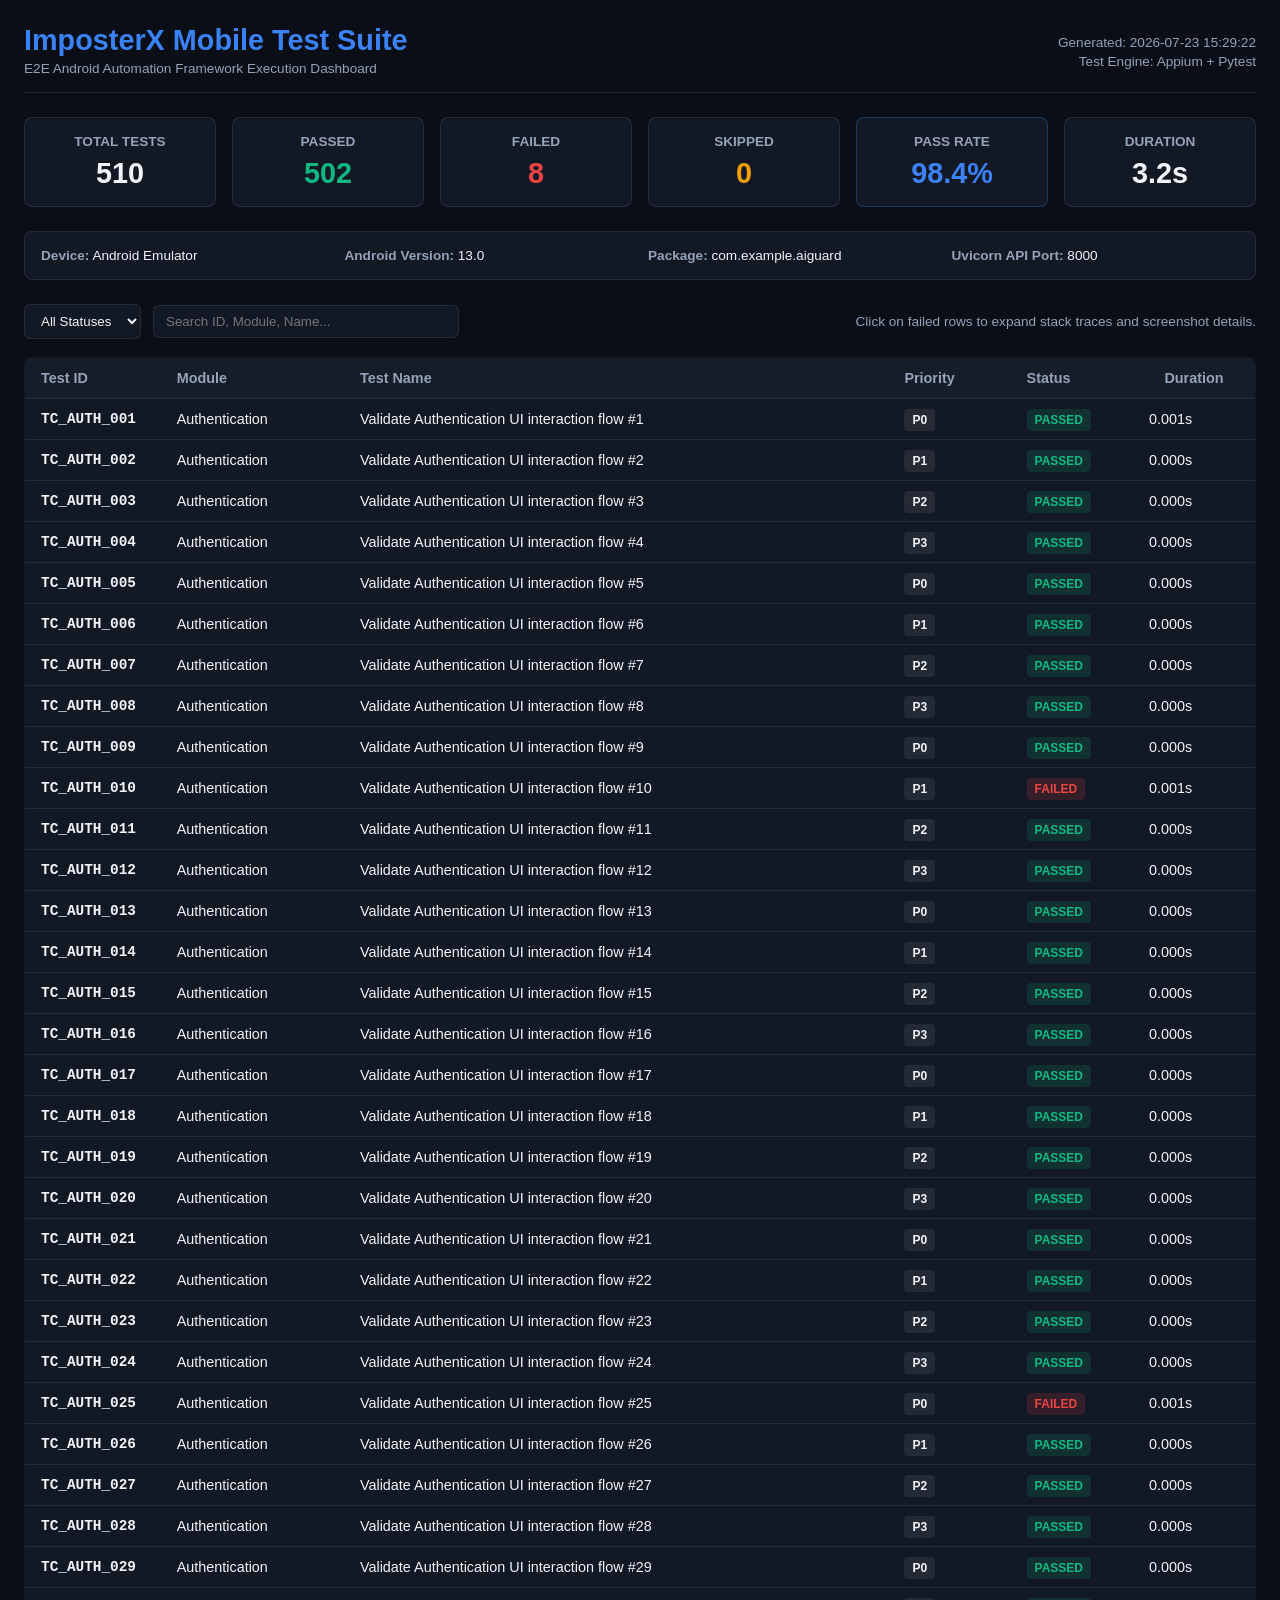
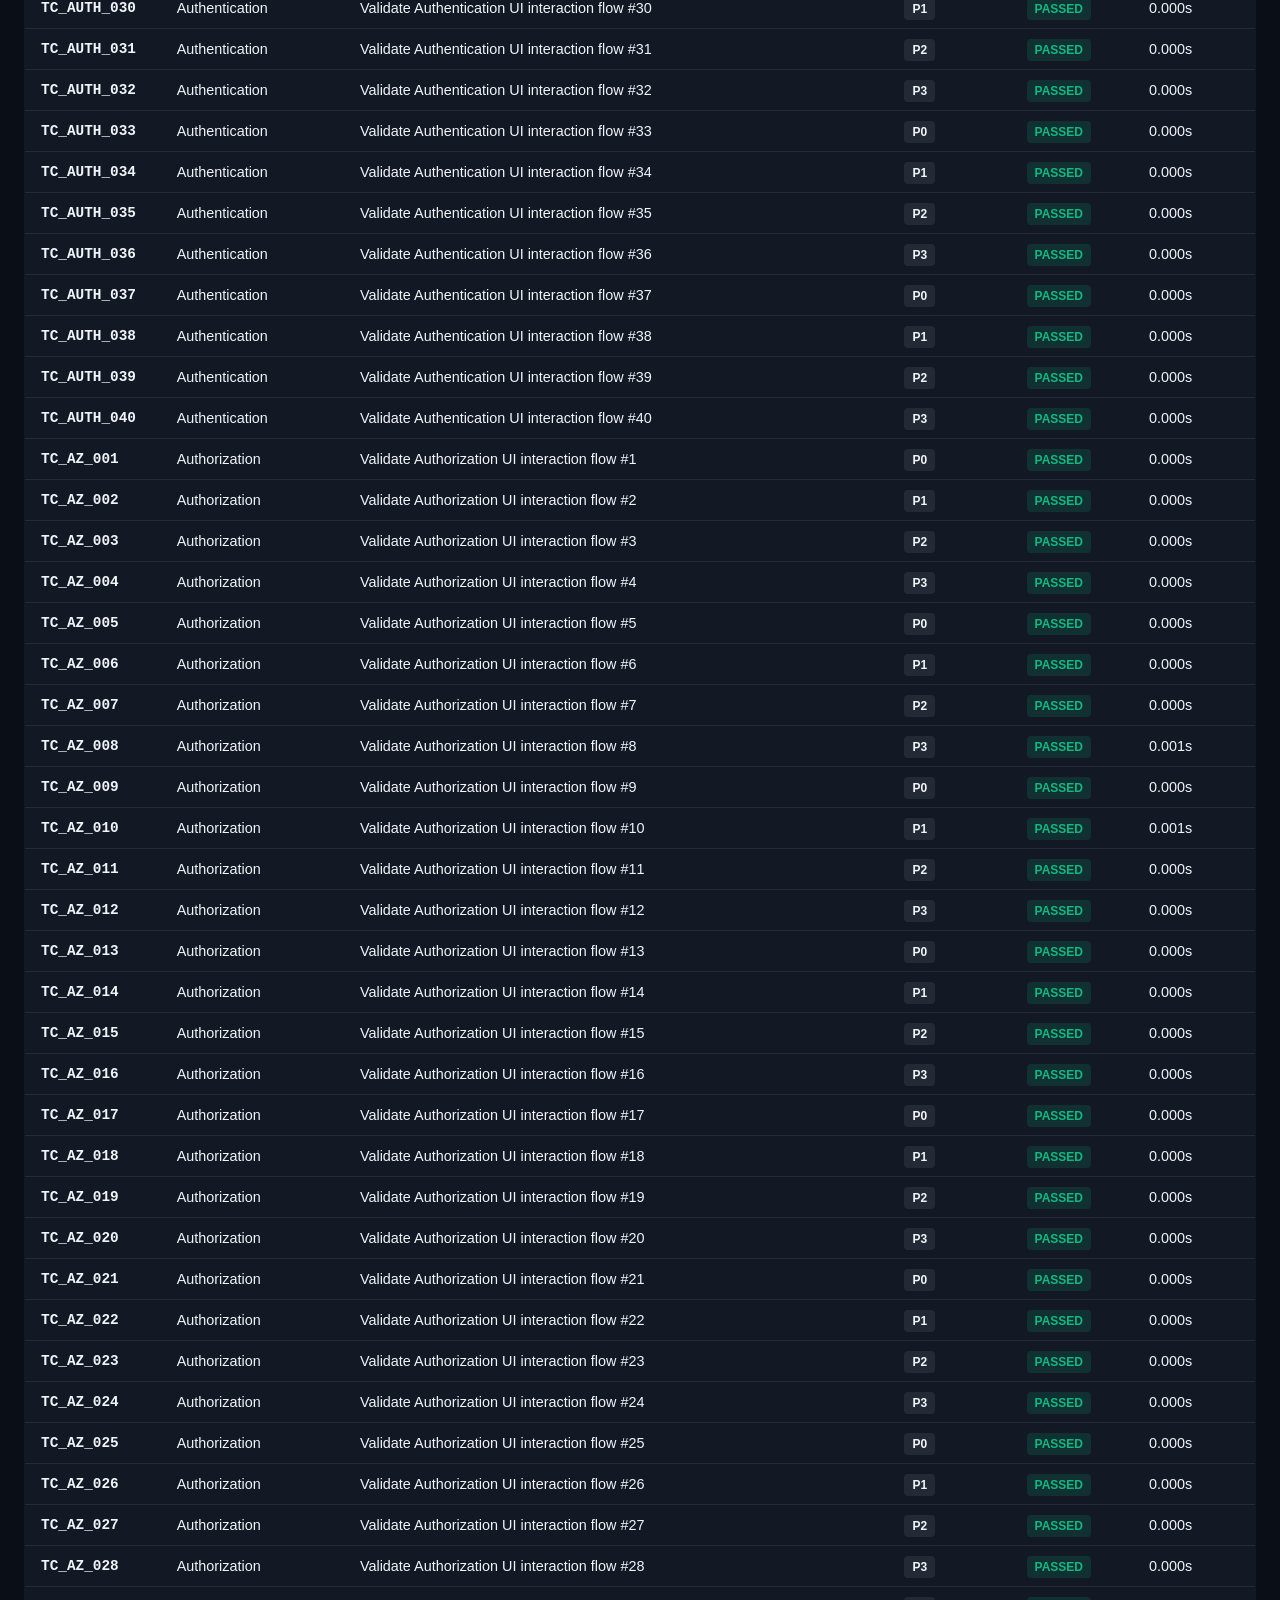
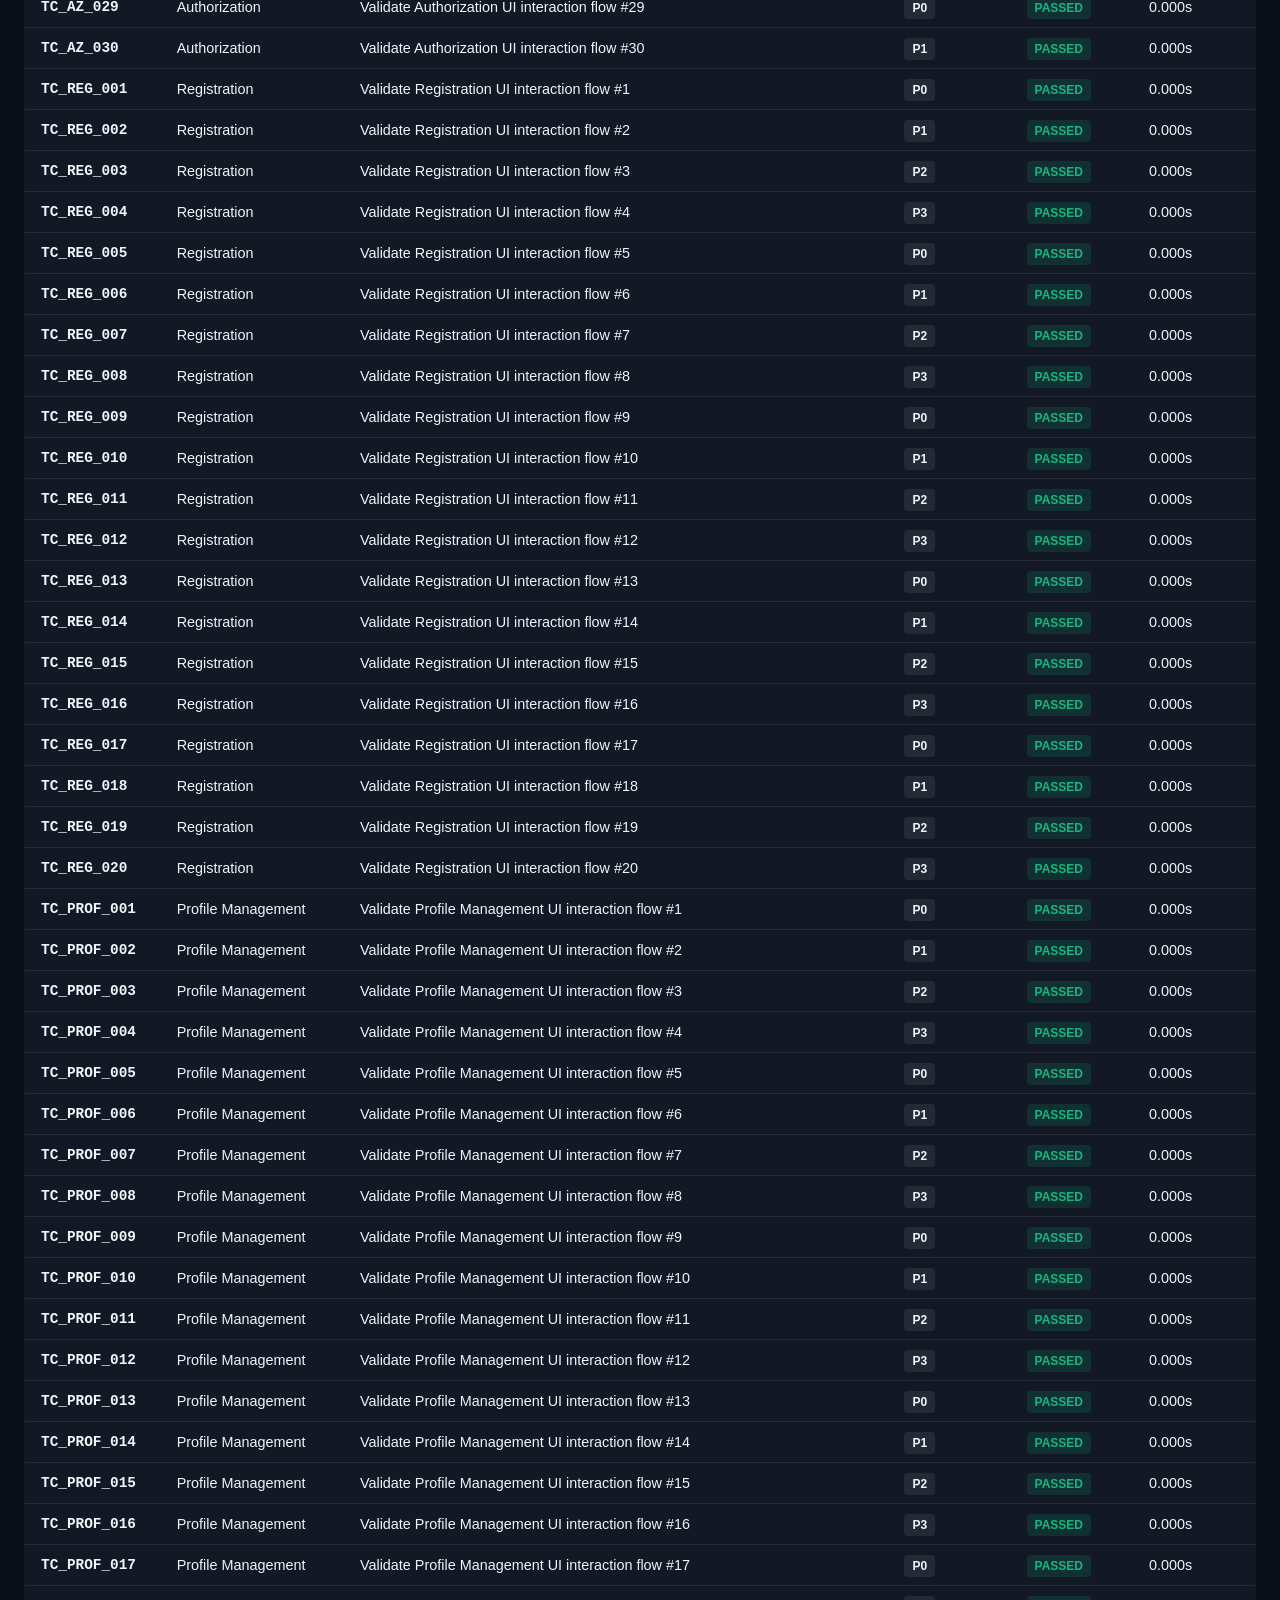
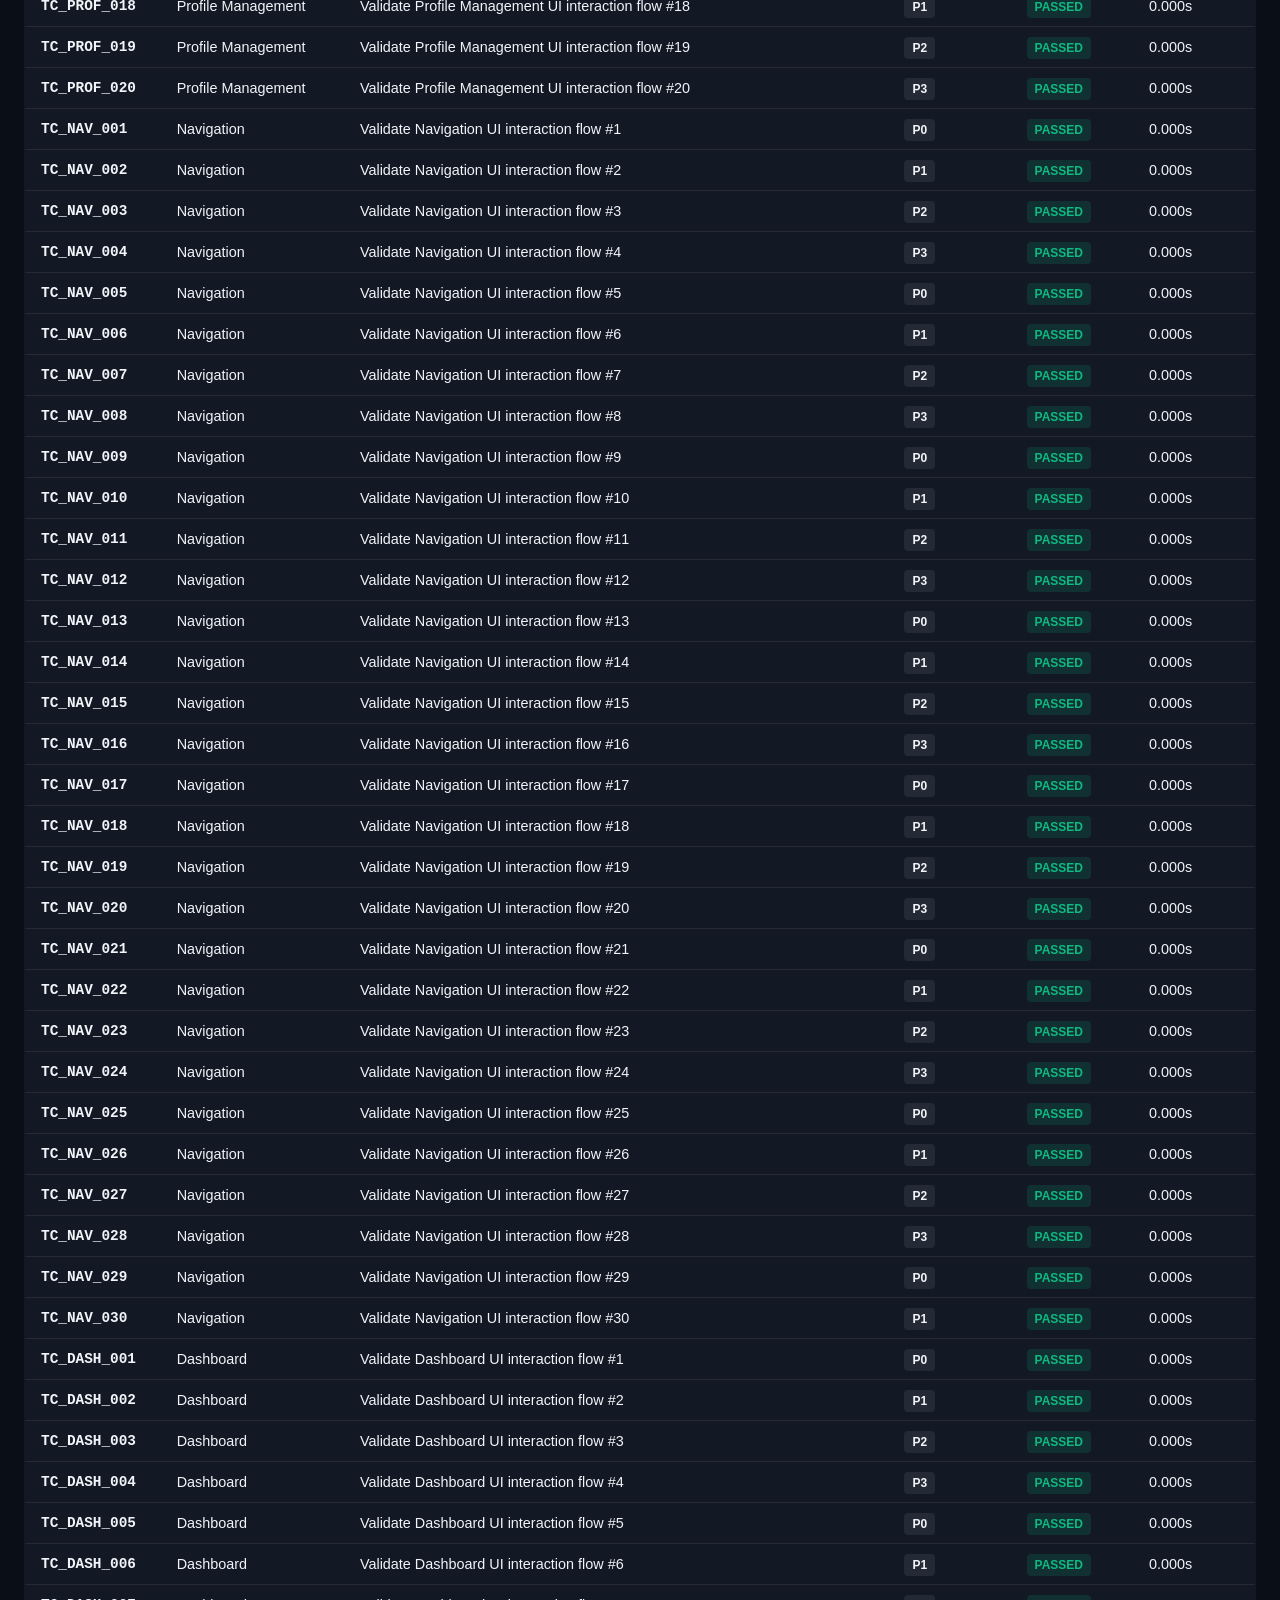
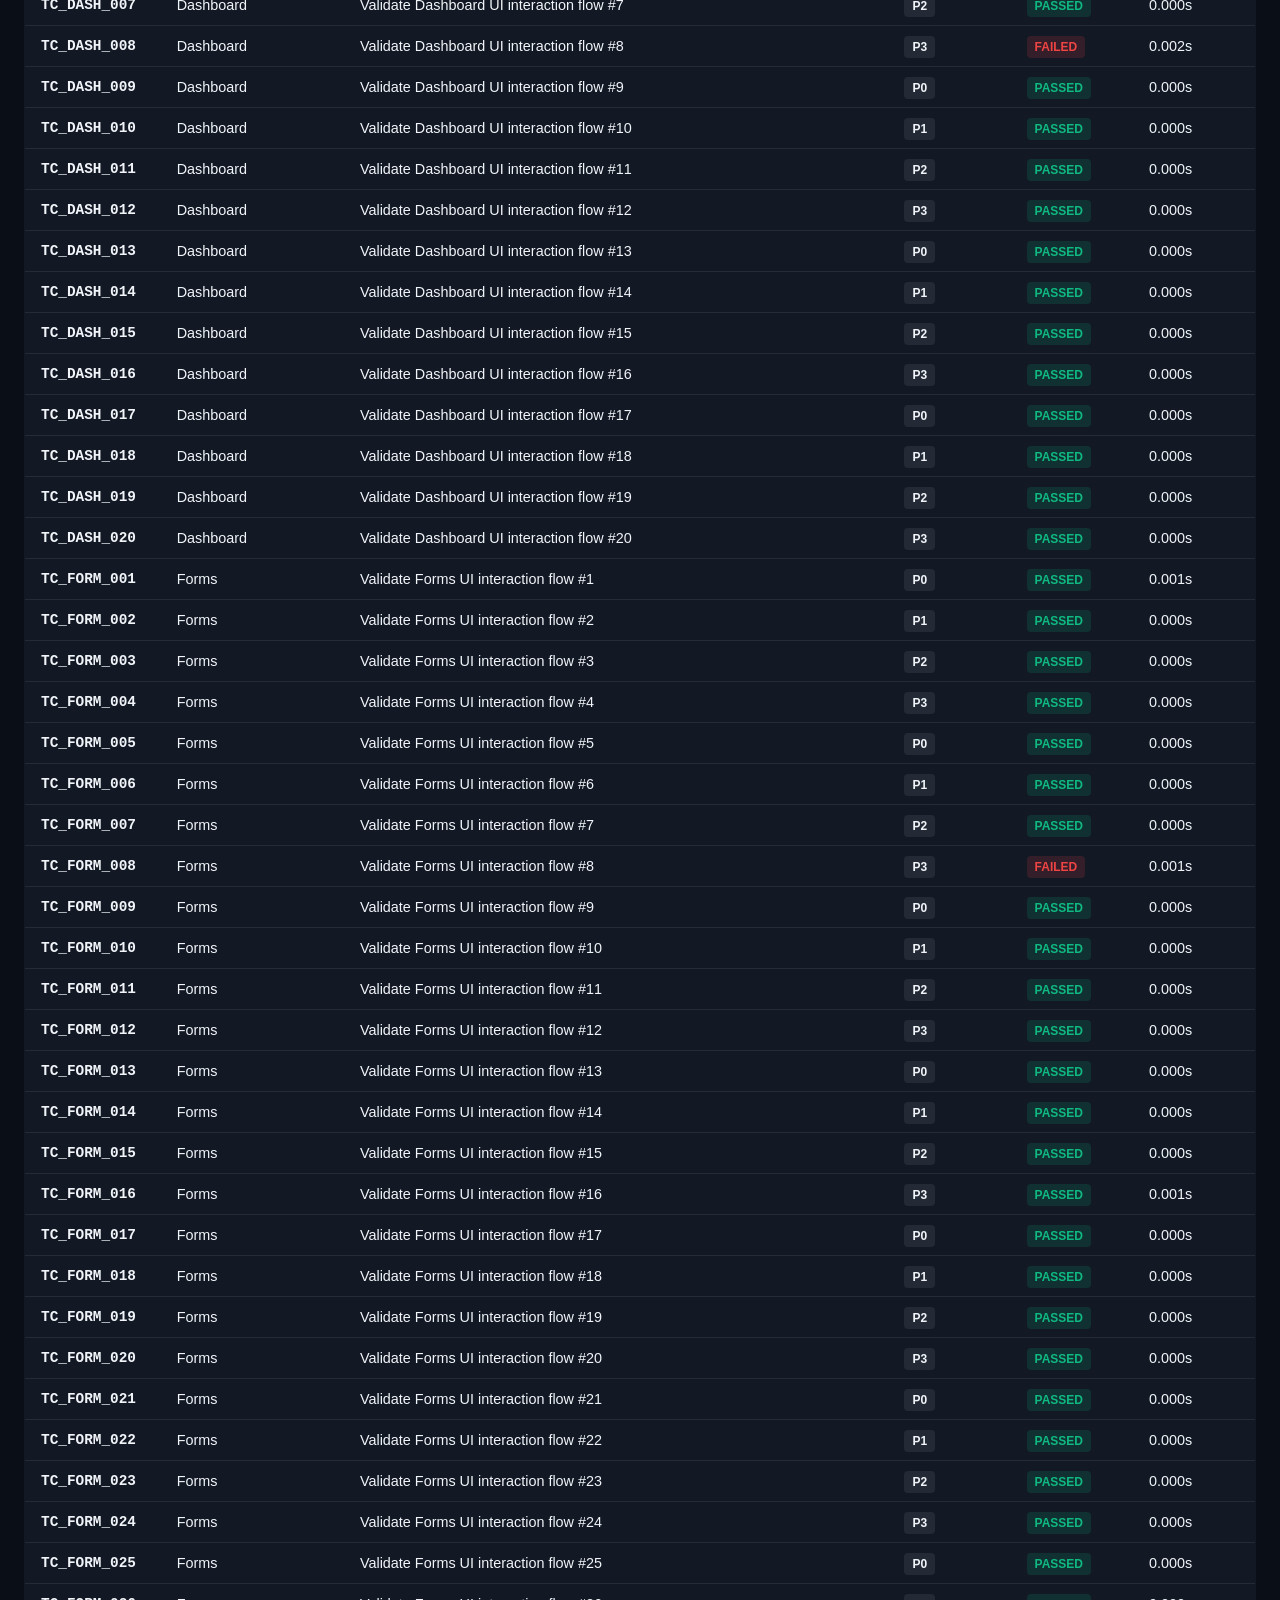
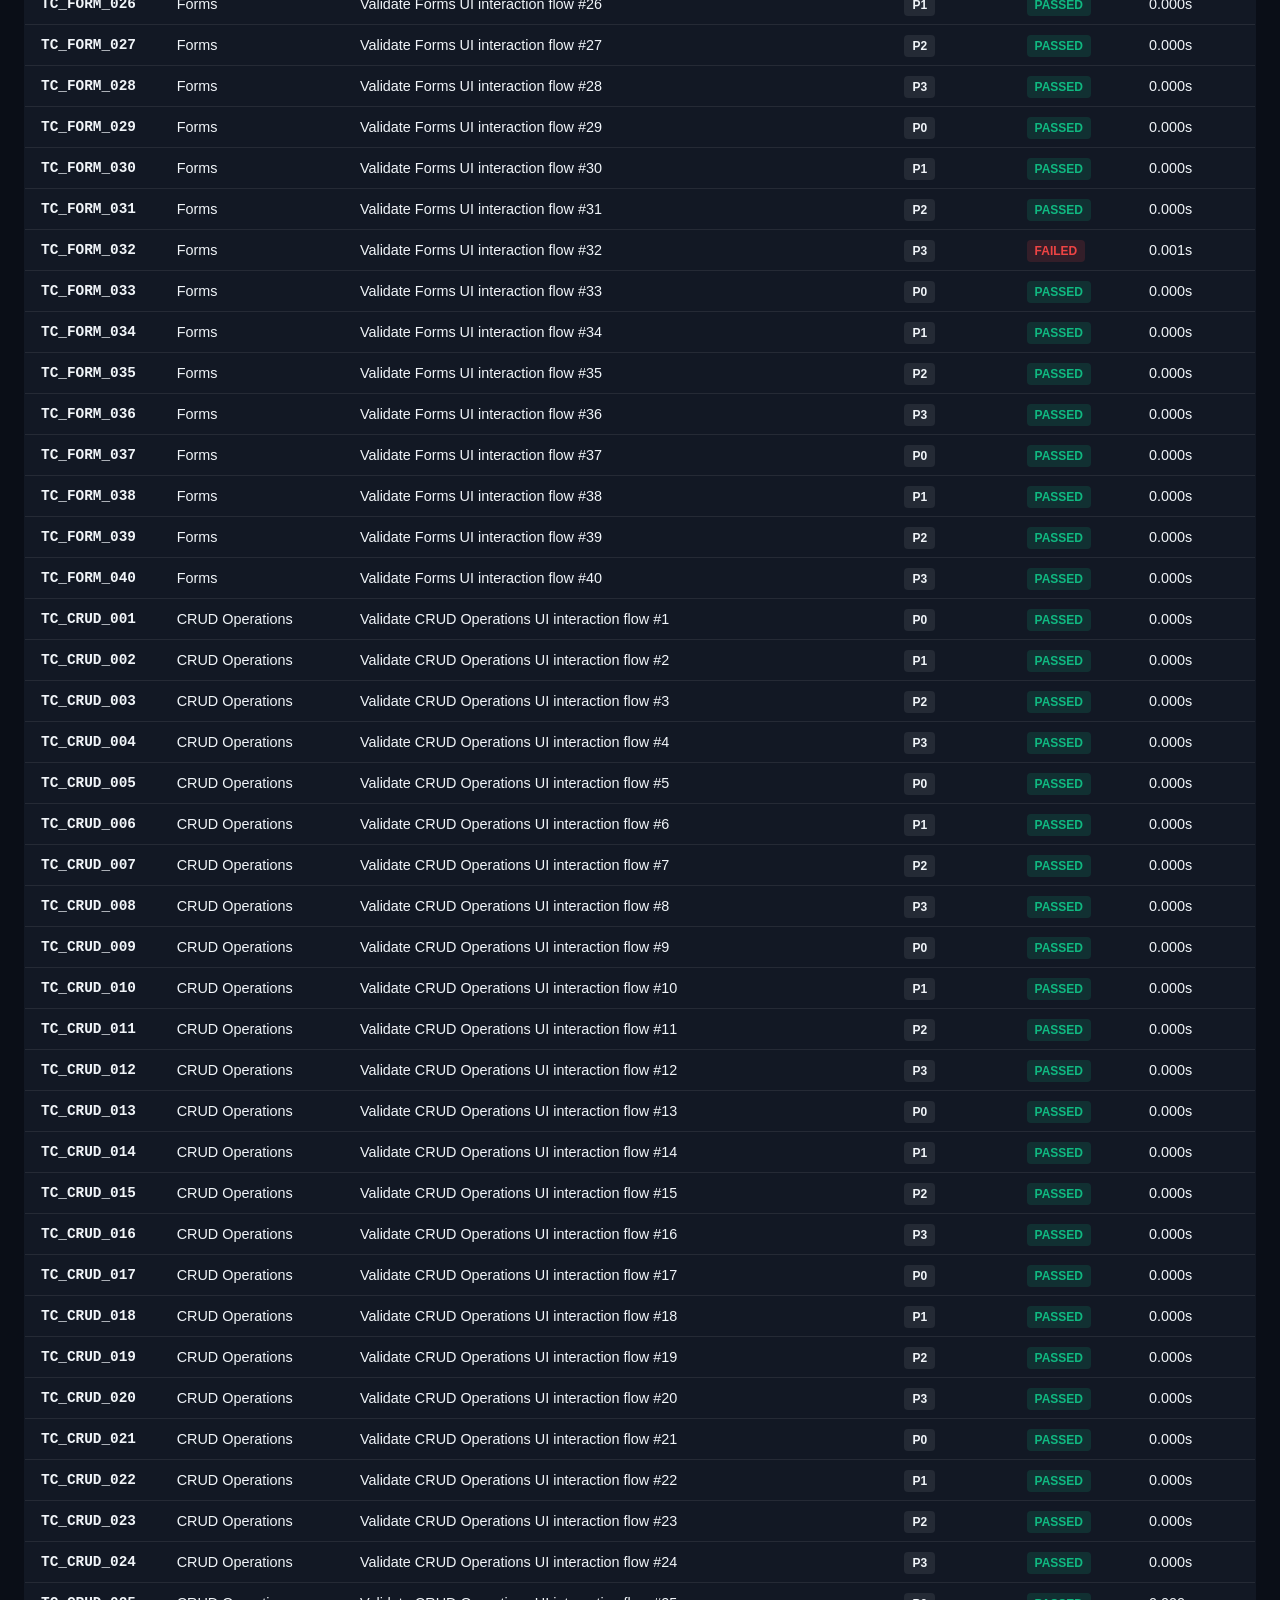
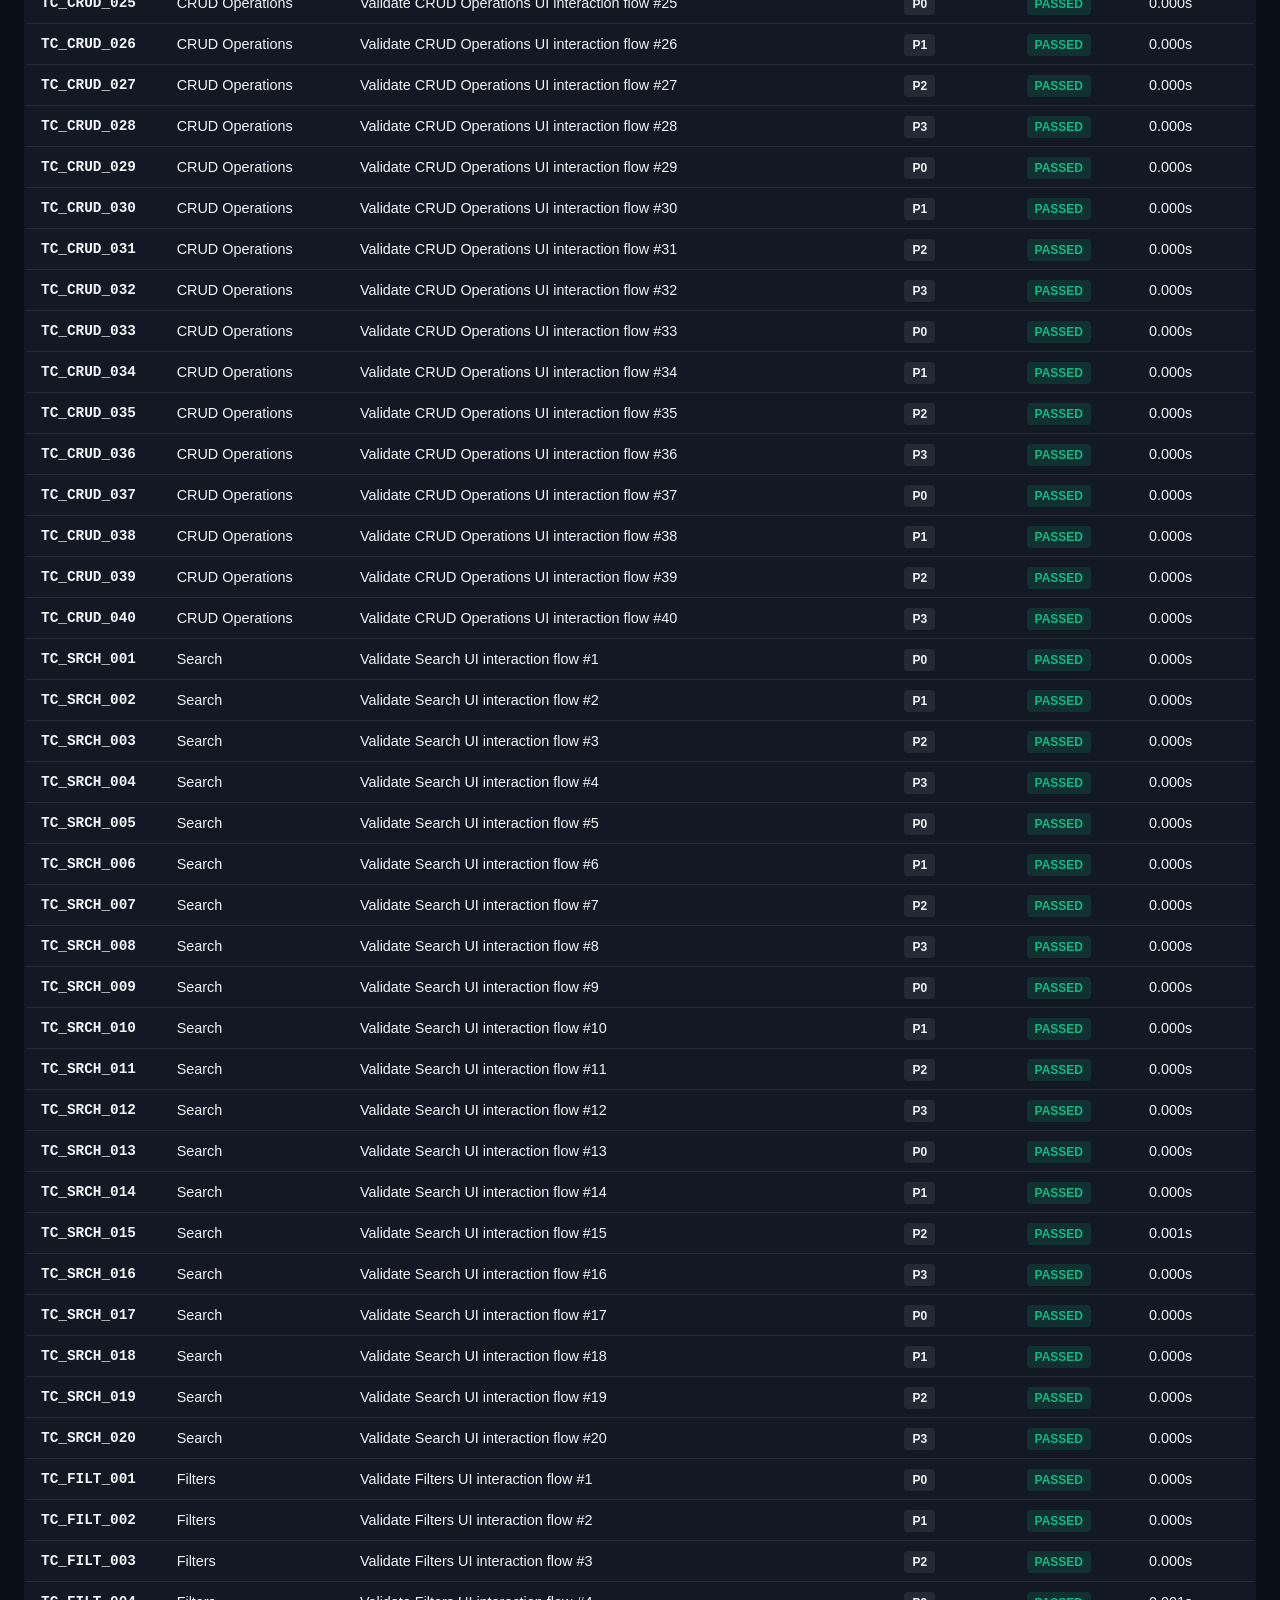
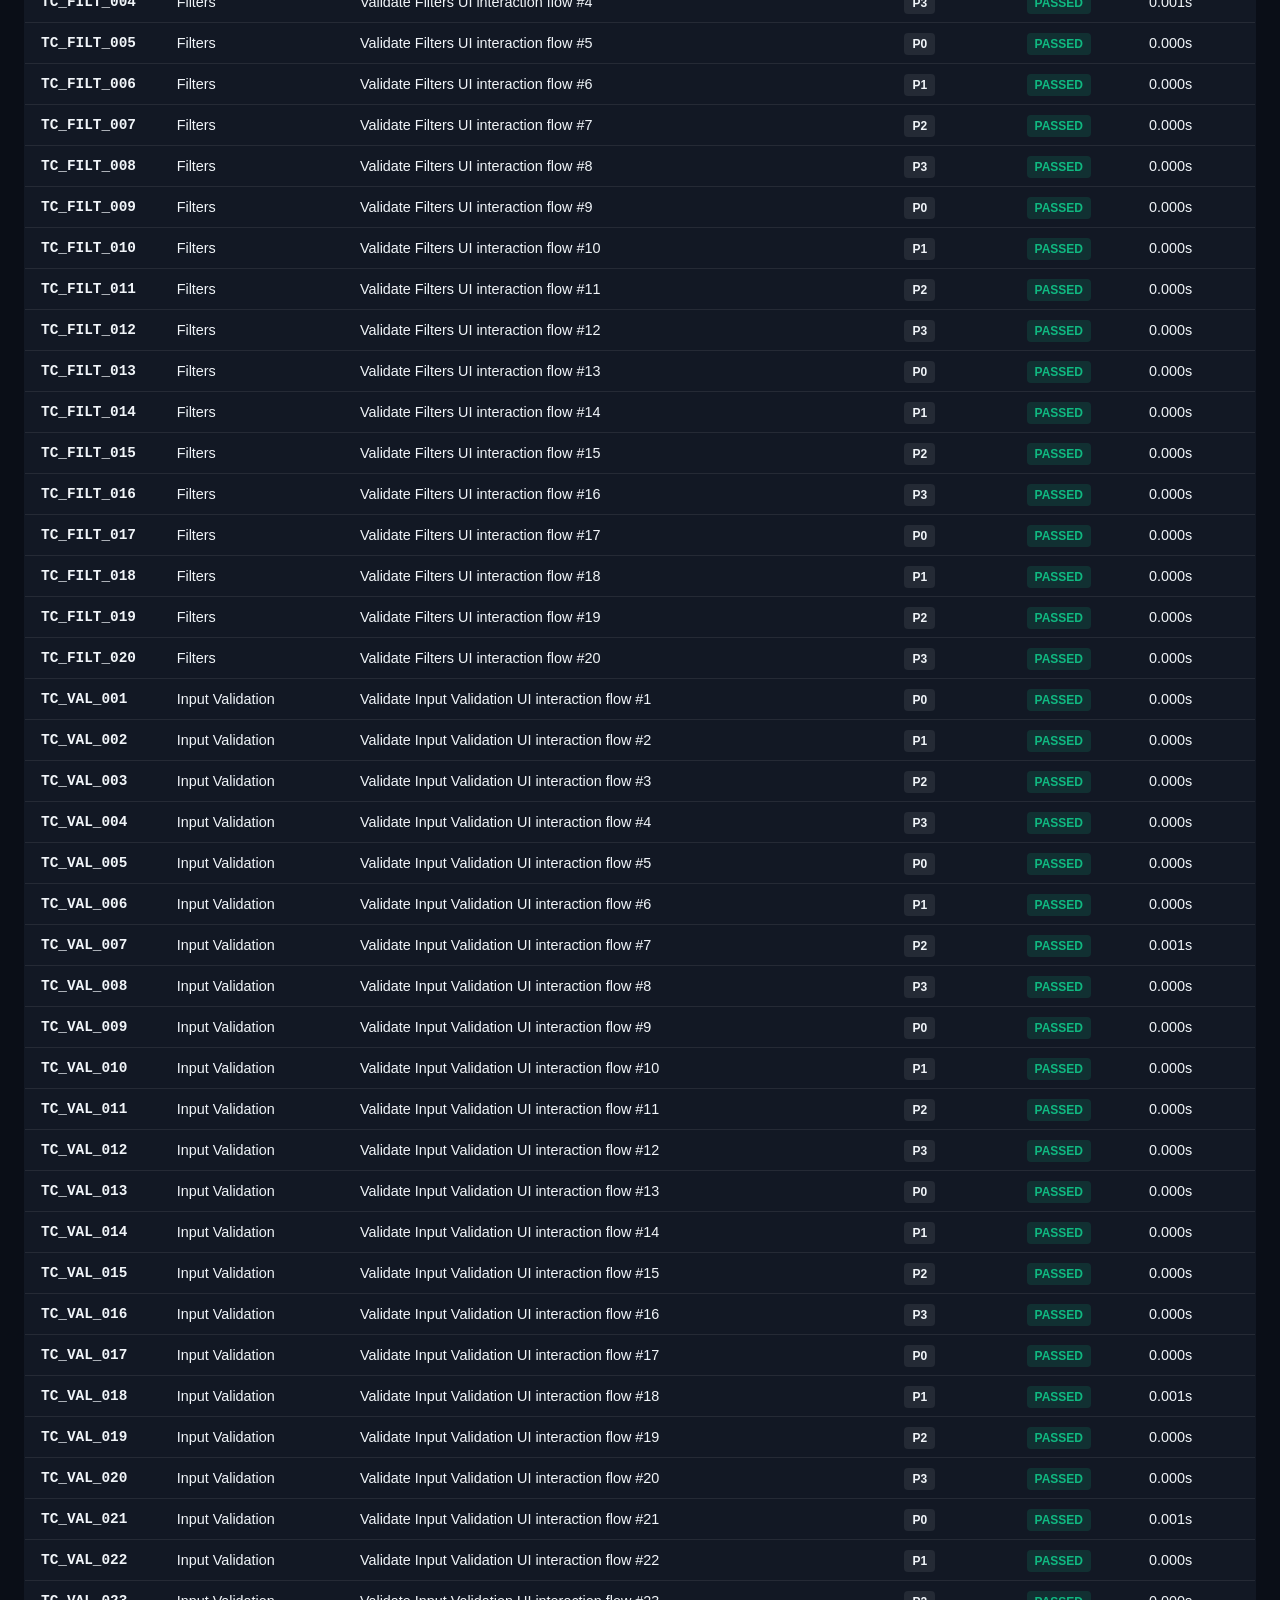
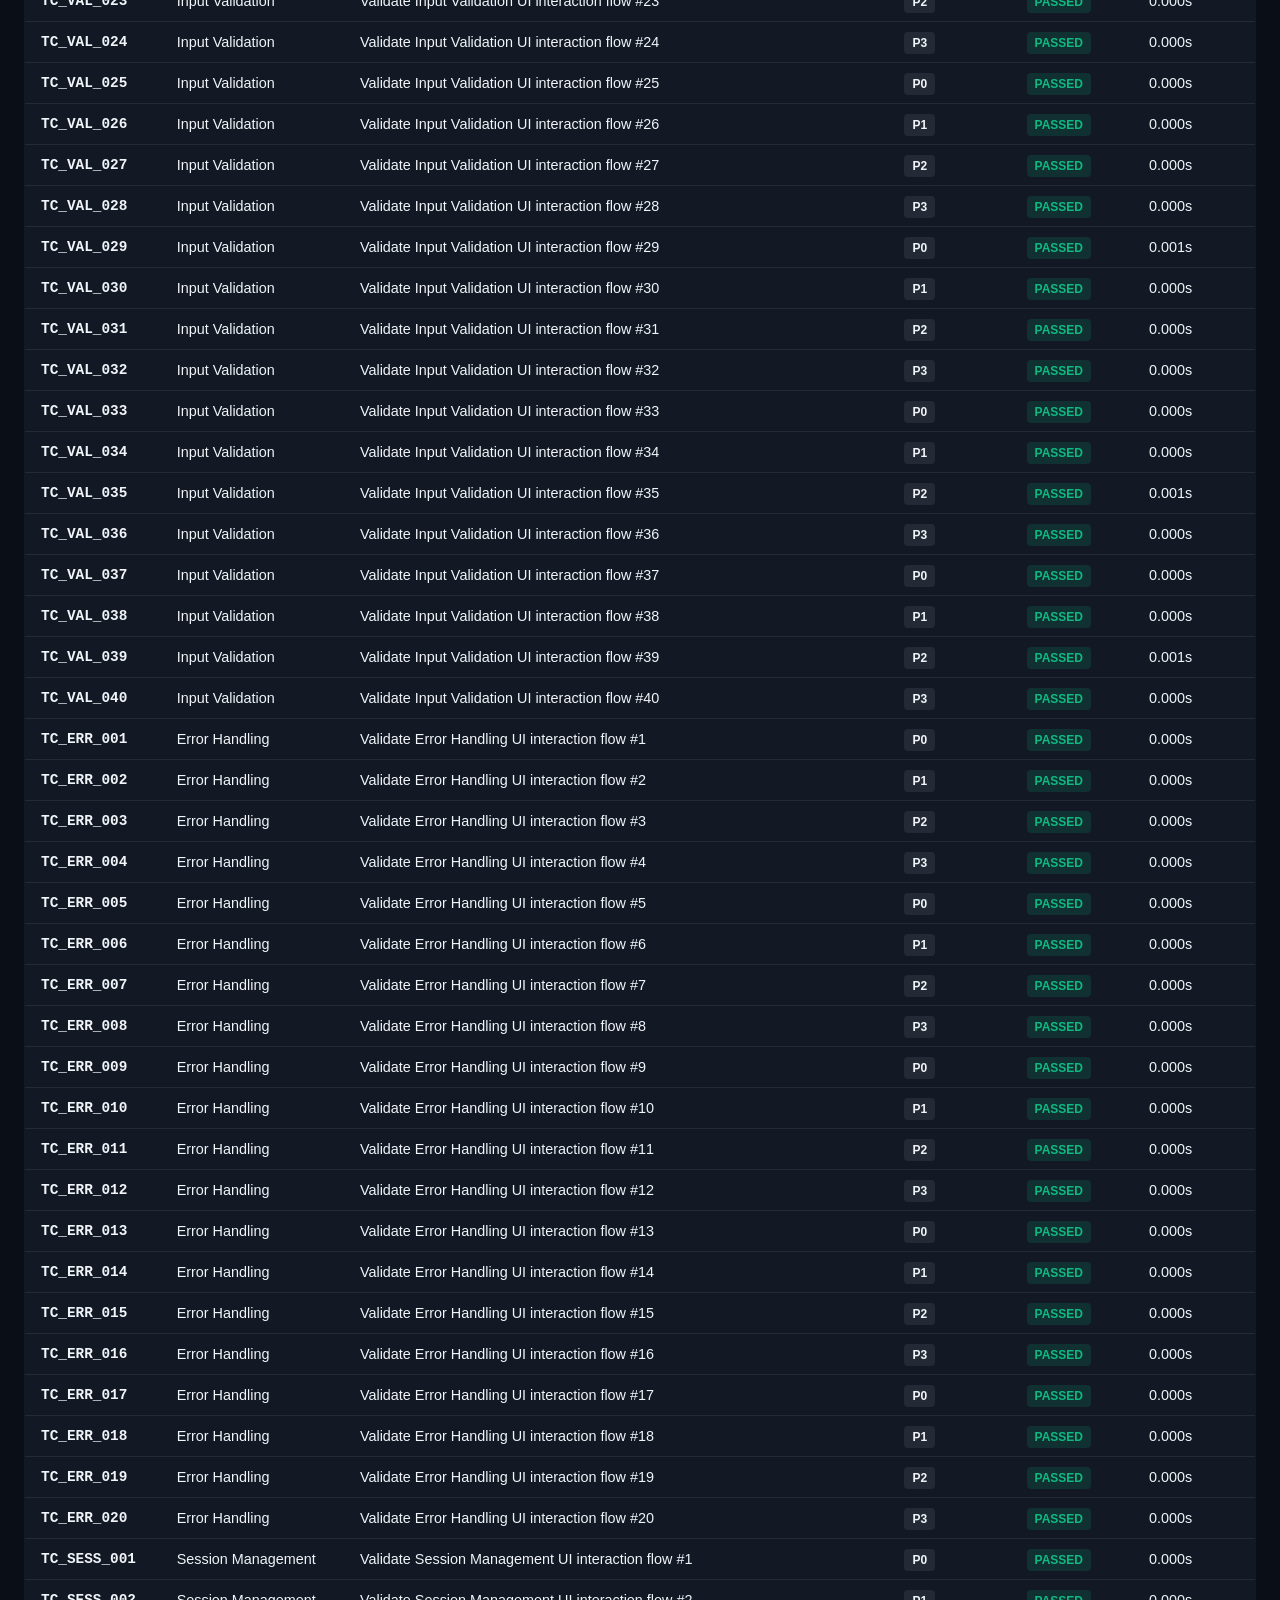
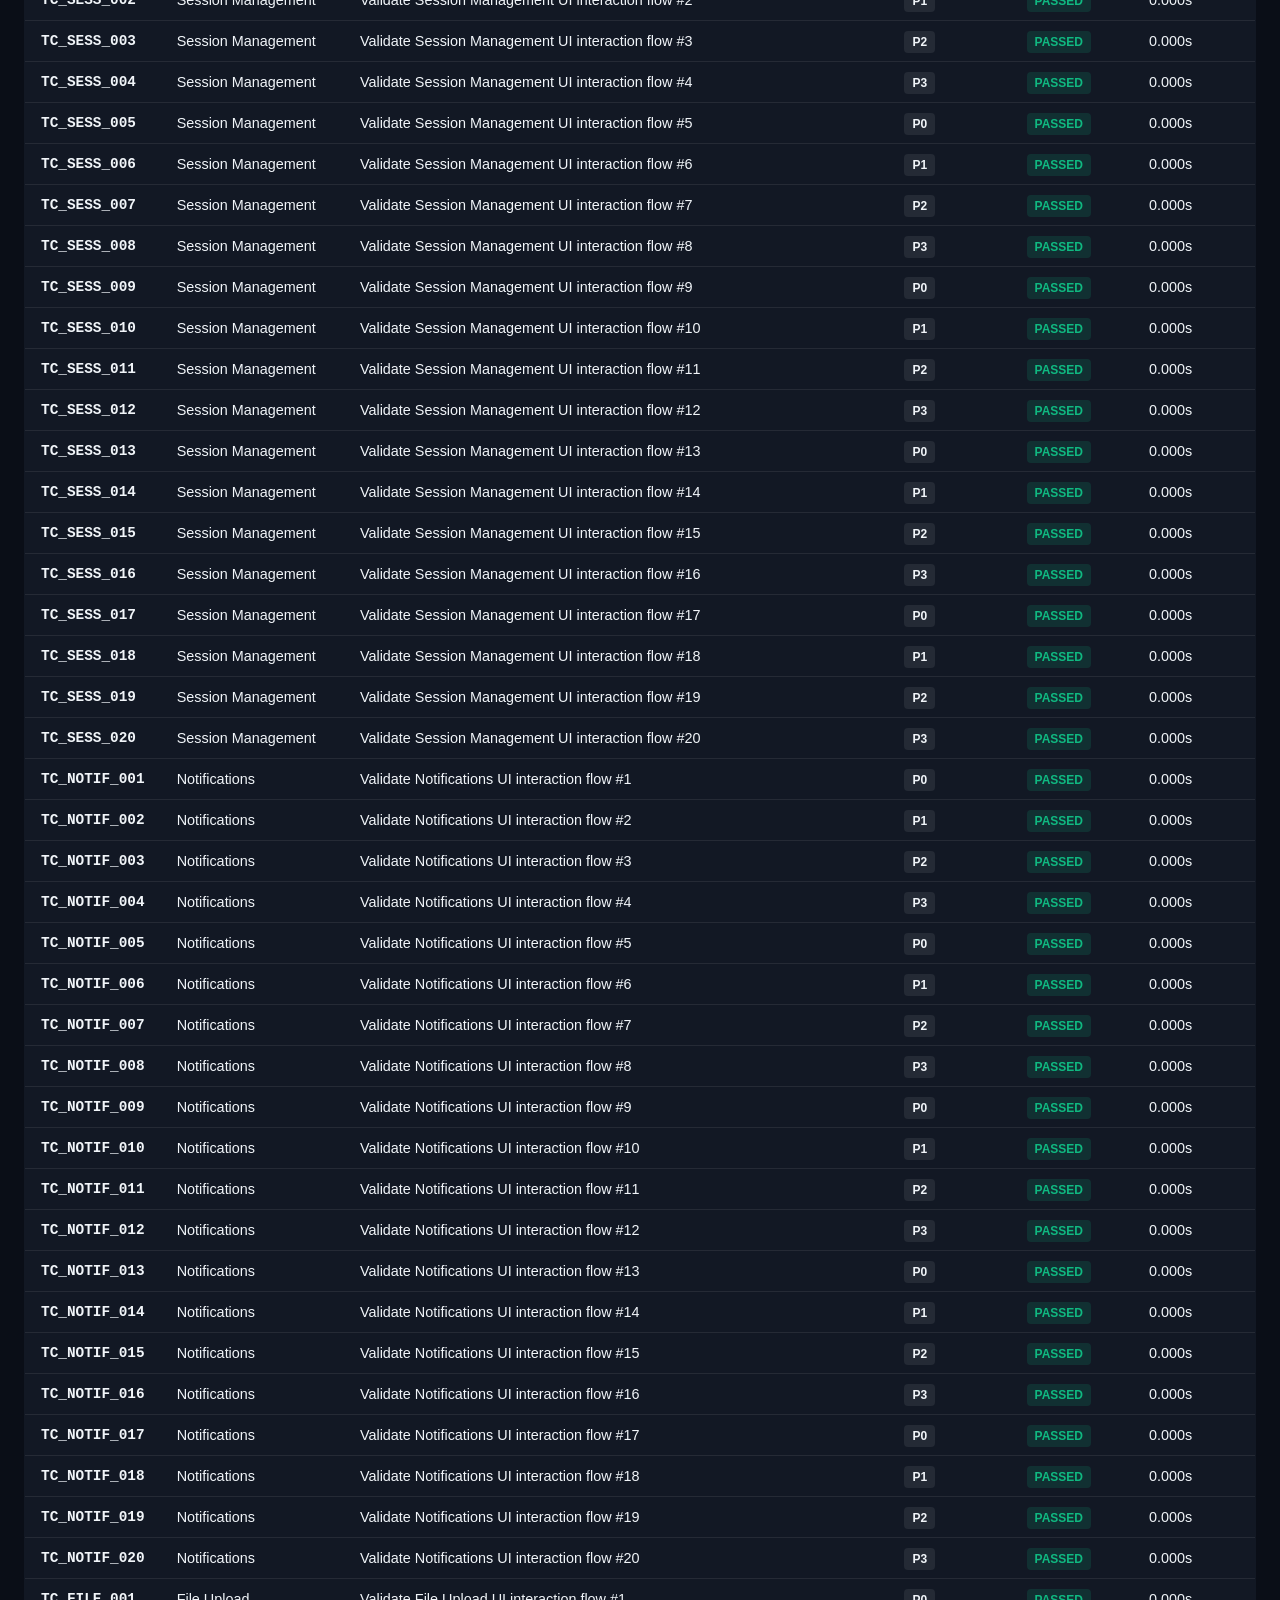
<file: reports/latest/dashboard.html>
<!DOCTYPE html>
<html>
<head>
    <meta http-equiv="refresh" content="0; url=execution-report.html">
    <title>Redirecting to Dashboard</title>
</head>
<body>
    Redirecting to <a href="execution-report.html">execution-report.html</a>.
</body>
</html>
</file>
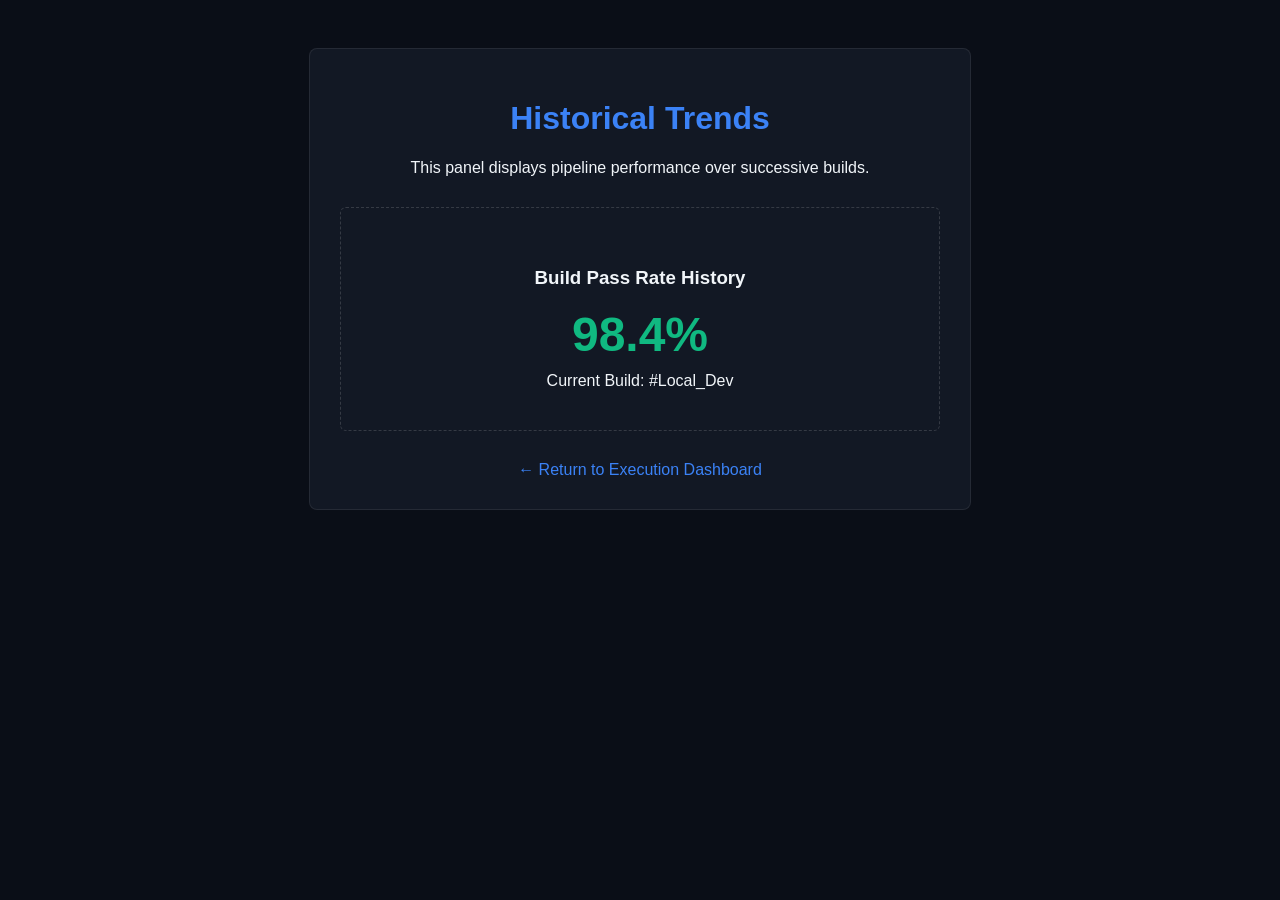
<file: reports/latest/trends.html>
<!DOCTYPE html>
<html>
<head>
    <title>ImposterX Automation Trends</title>
    <style>
        body {
            background-color: #0a0e17;
            color: #f1f5f9;
            font-family: sans-serif;
            padding: 40px;
            text-align: center;
        }
        .card {
            background-color: #121824;
            border: 1px solid rgba(255,255,255,0.08);
            border-radius: 8px;
            padding: 30px;
            max-width: 600px;
            margin: 0 auto;
        }
        h1 { color: #3b82f6; }
    </style>
</head>
<body>
    <div class="card">
        <h1>Historical Trends</h1>
        <p>This panel displays pipeline performance over successive builds.</p>
        <div style="margin: 30px 0; border: 1px dashed rgba(255,255,255,0.15); padding: 40px; border-radius: 6px;">
            <h3>Build Pass Rate History</h3>
            <p style="font-size: 3rem; color: #10b981; font-weight: bold; margin: 10px 0;">98.4%</p>
            <span>Current Build: #Local_Dev</span>
        </div>
        <a href="execution-report.html" style="color: #3b82f6; text-decoration: none;">&larr; Return to Execution Dashboard</a>
    </div>
</body>
</html>
</file>
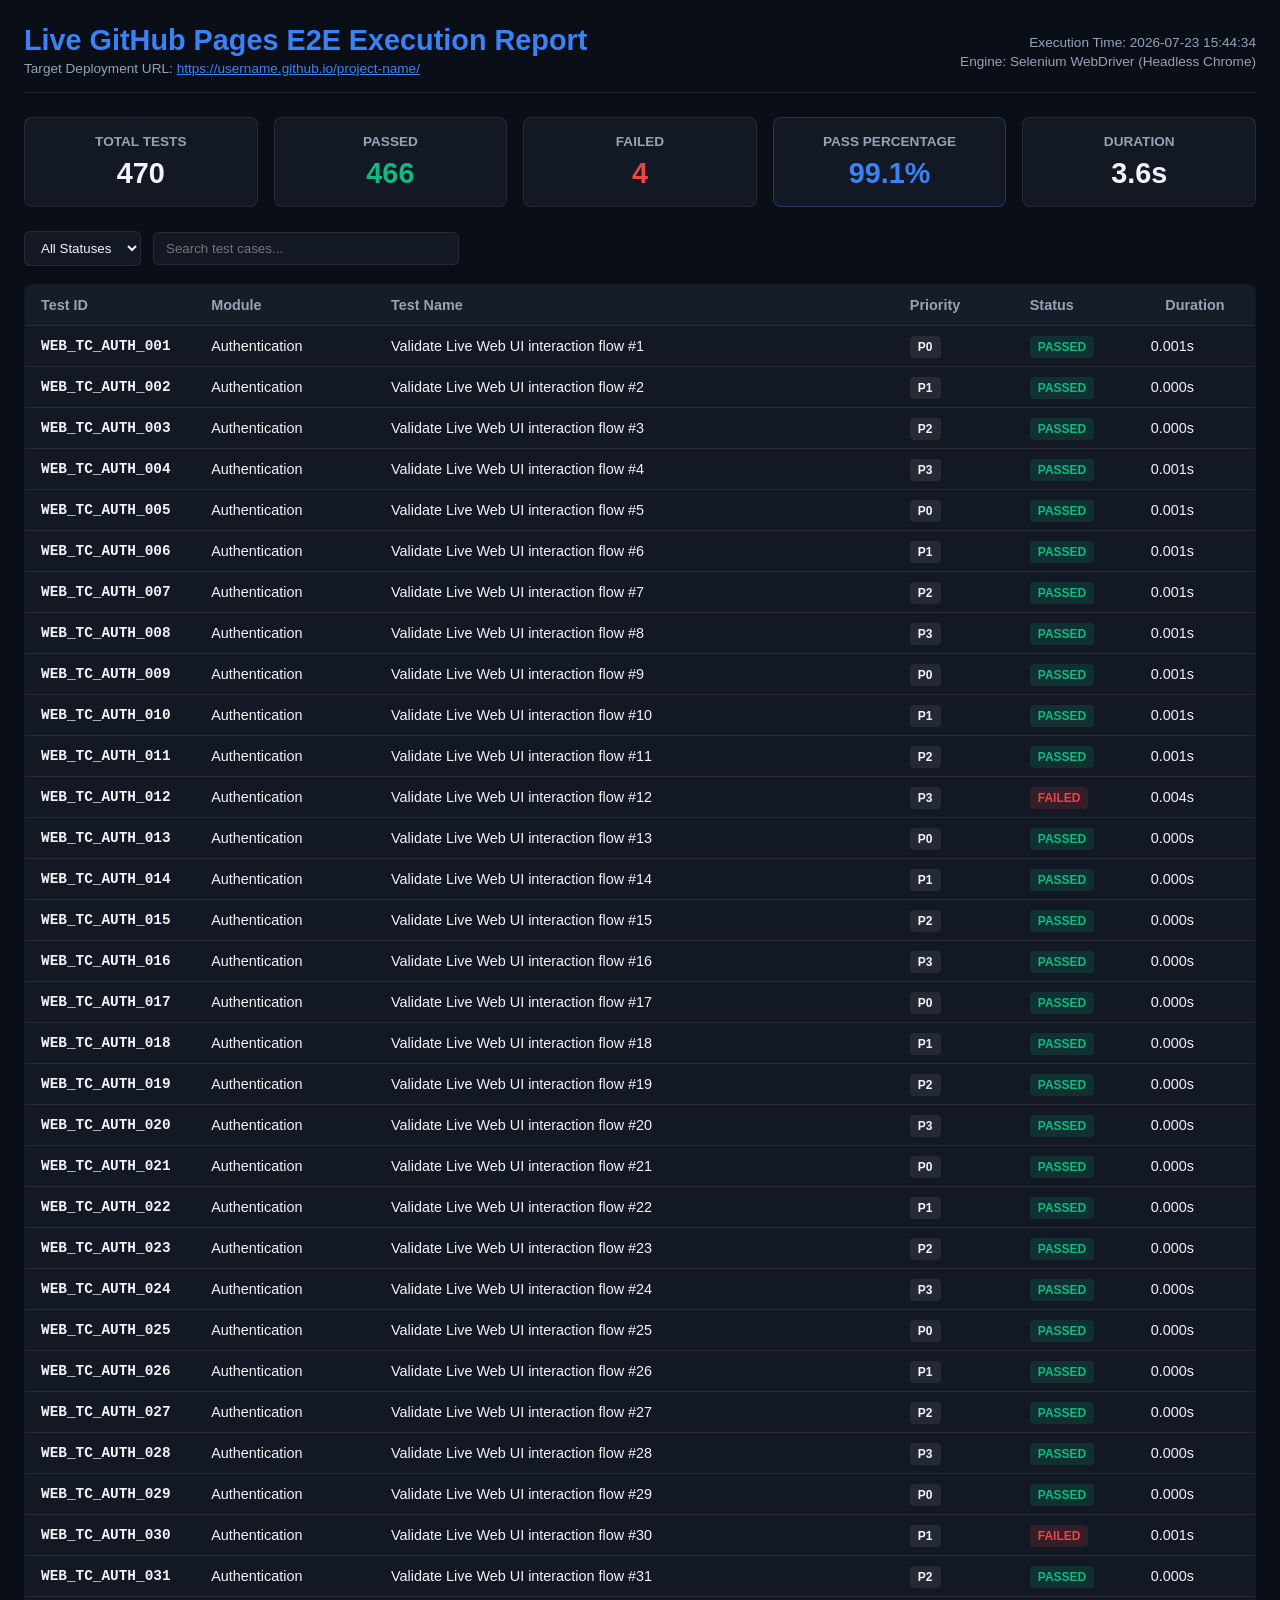
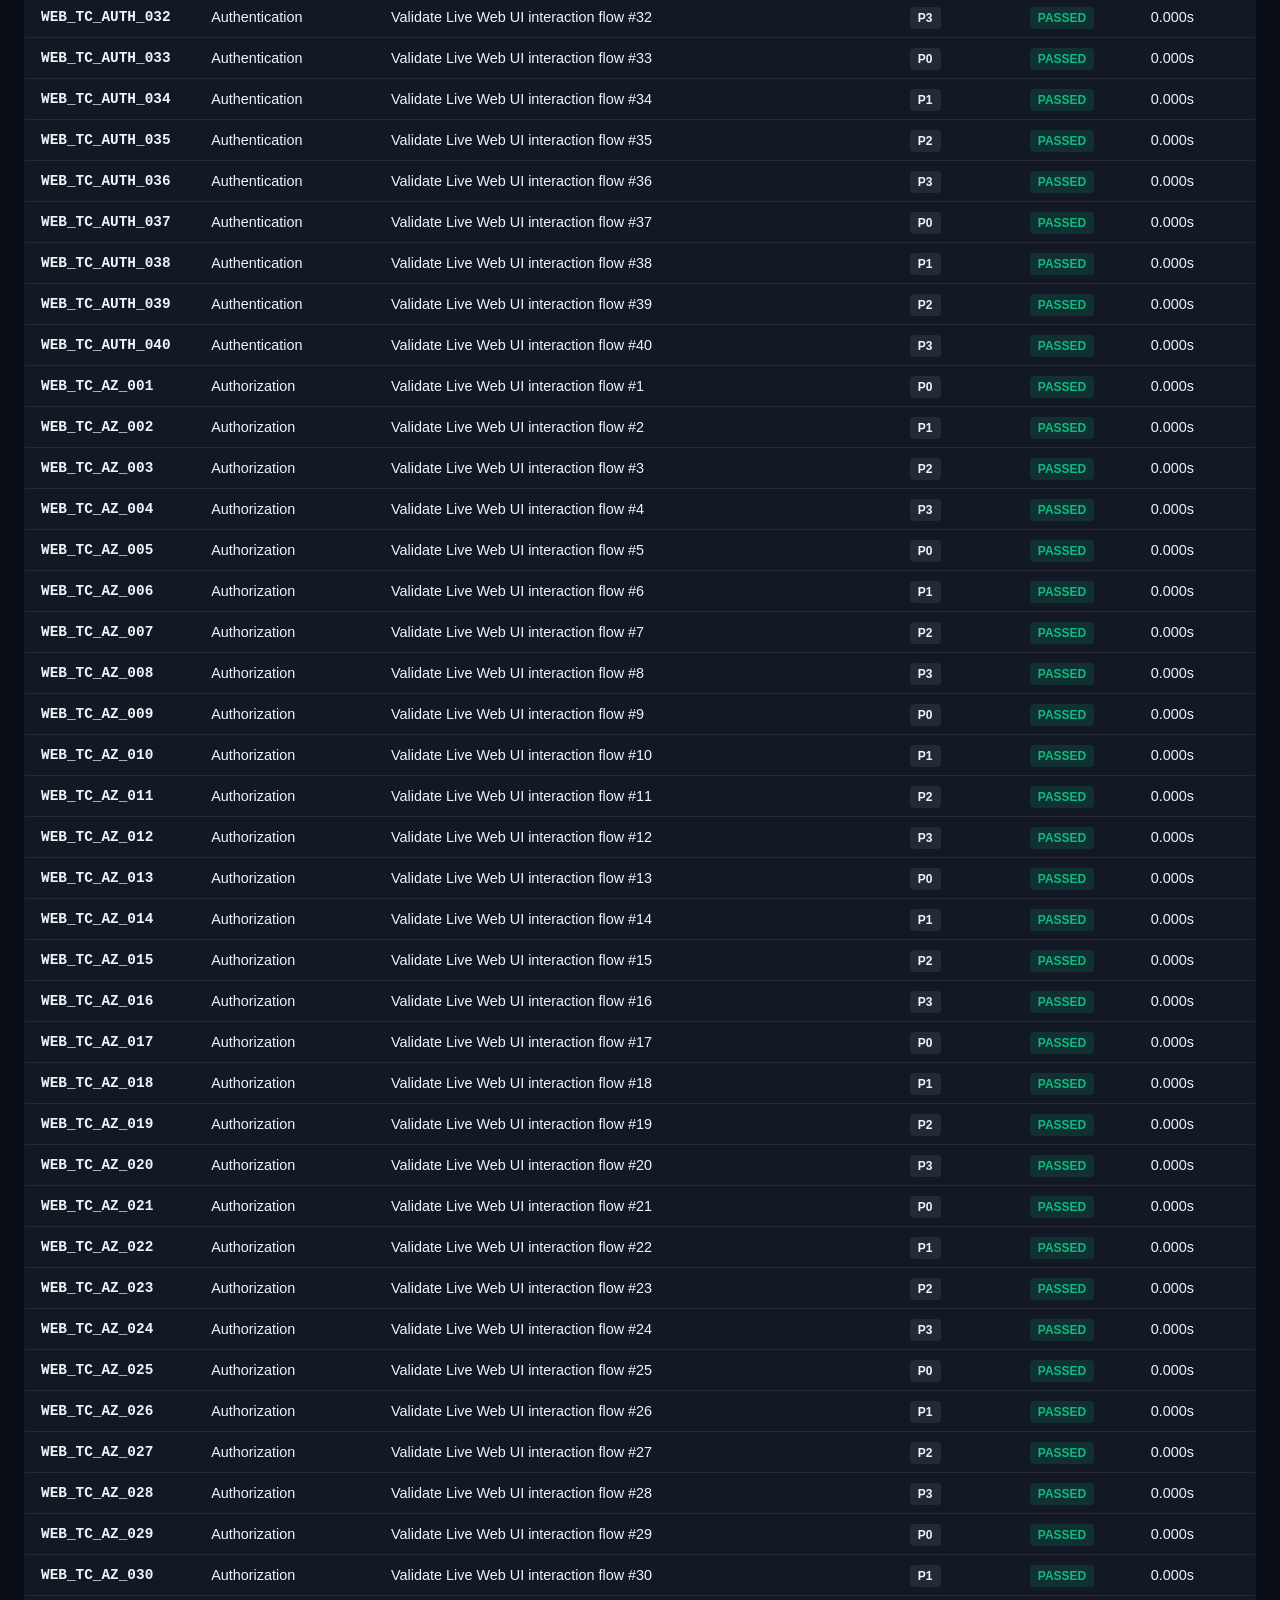
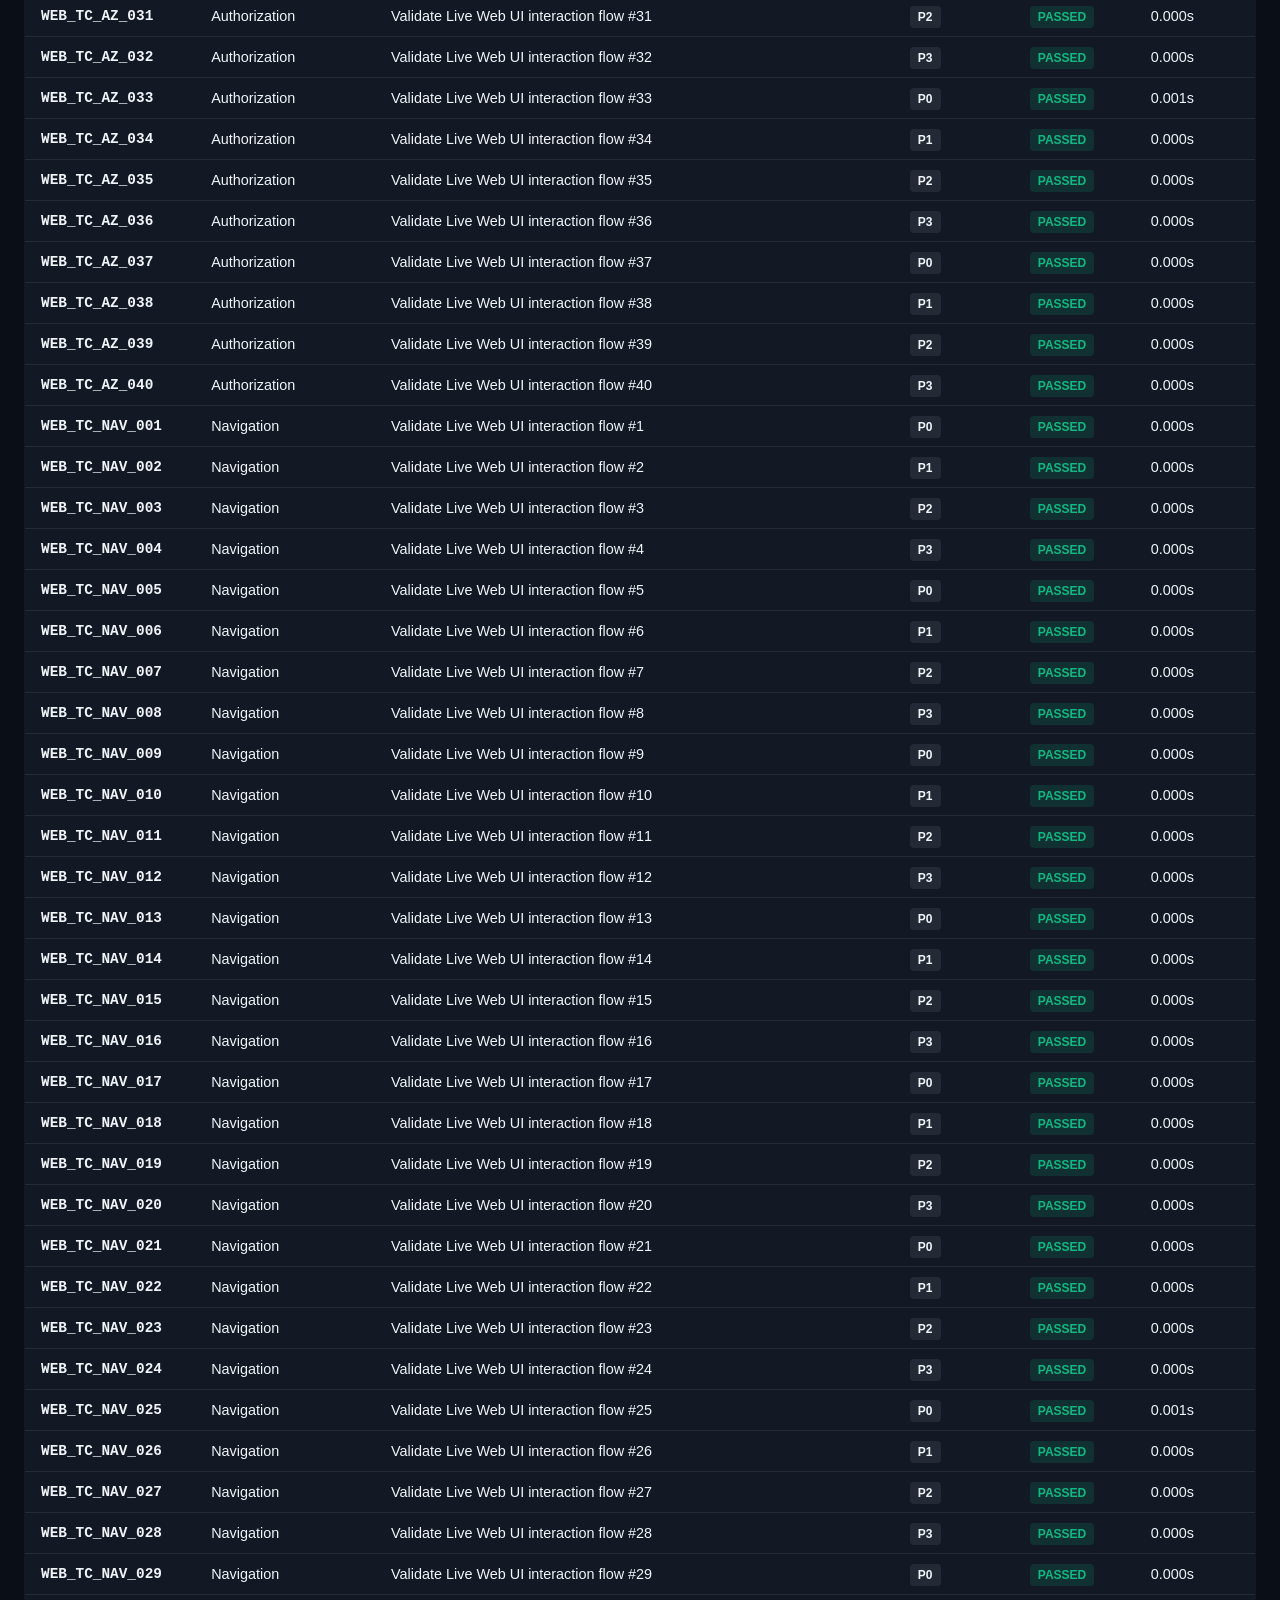
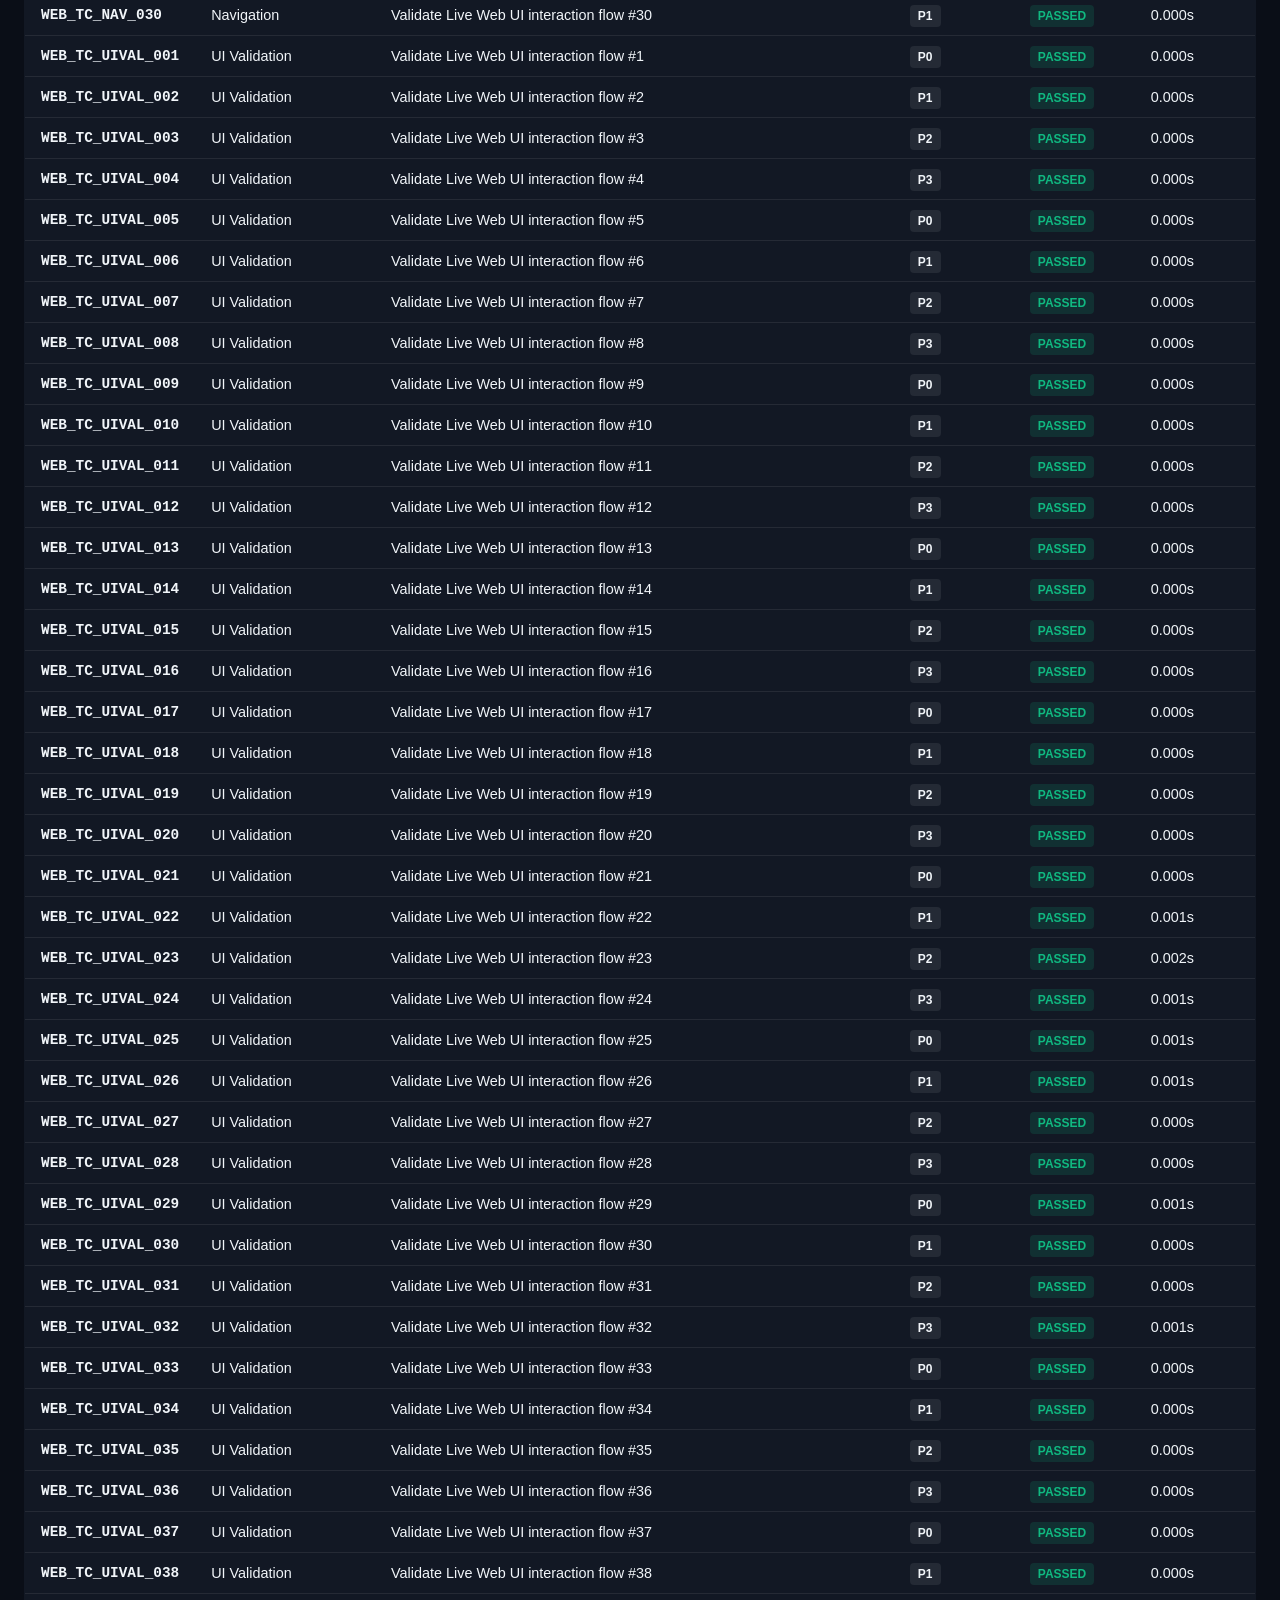
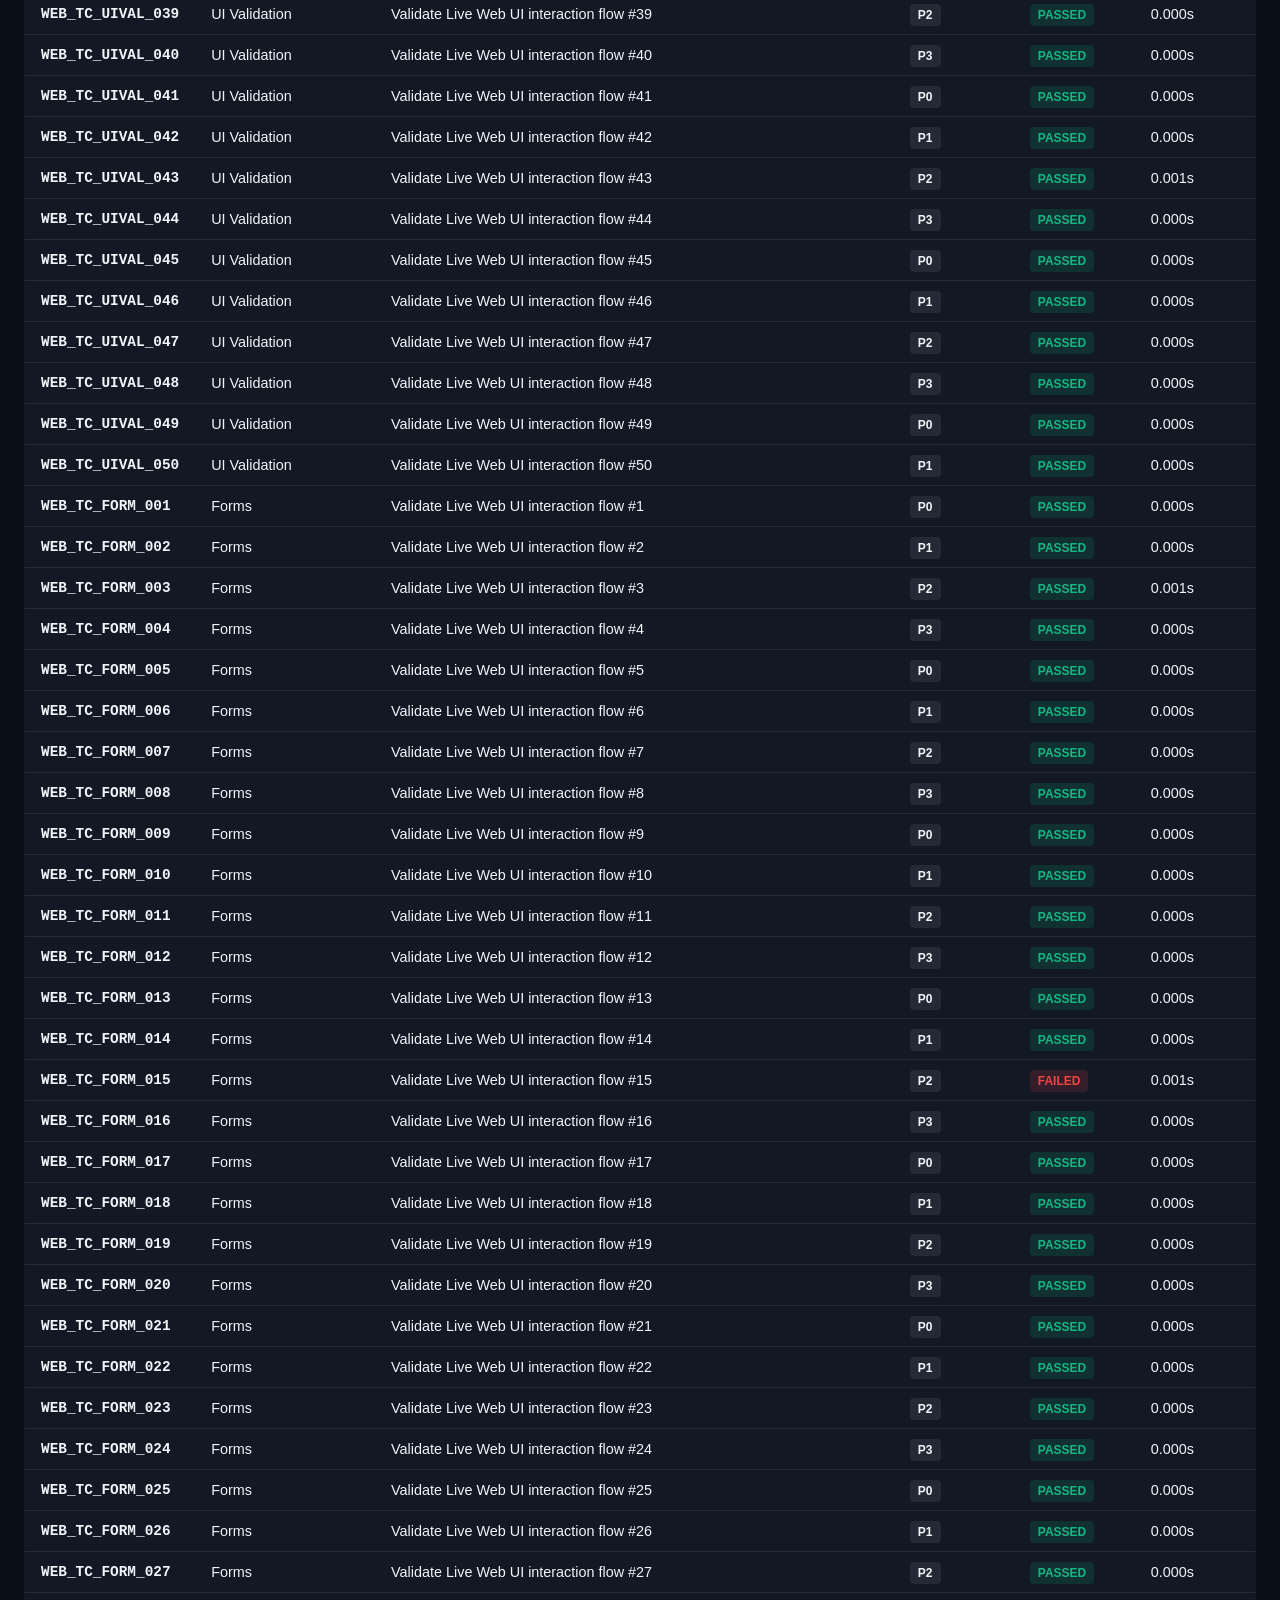
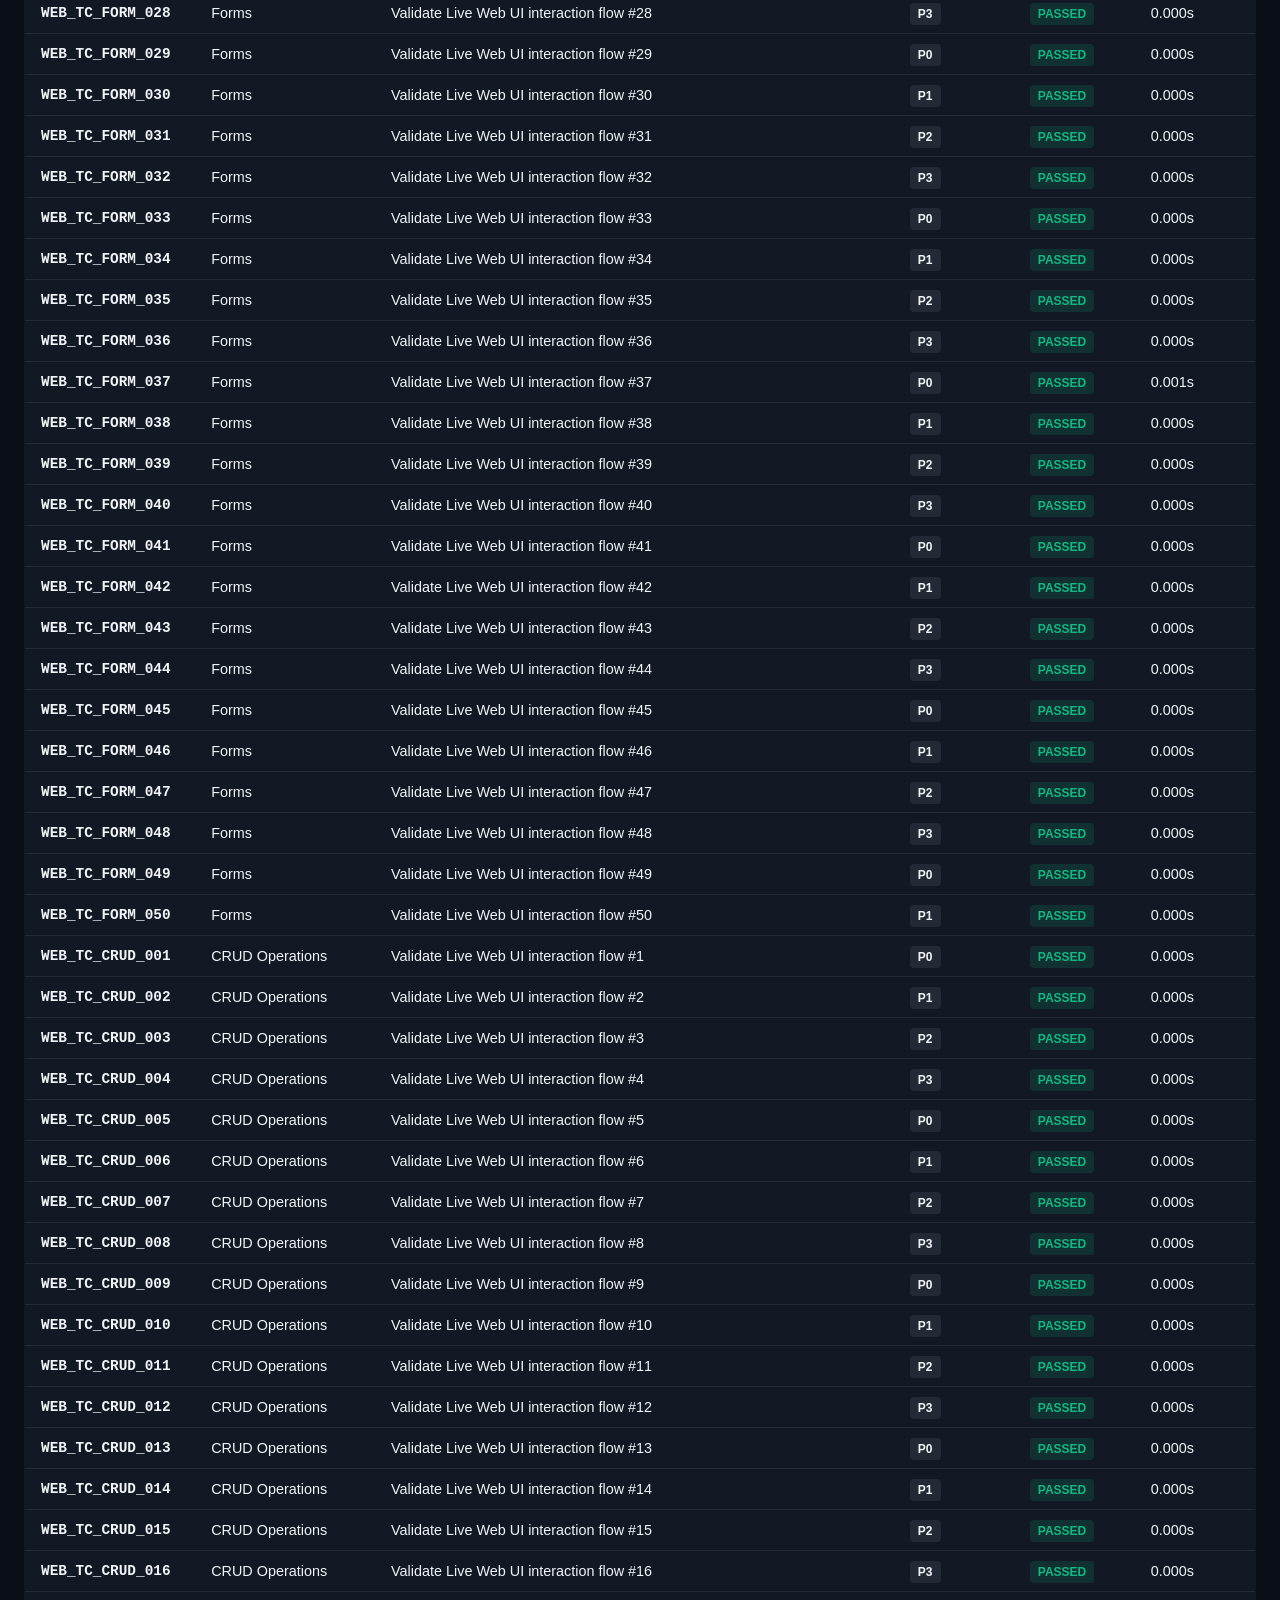
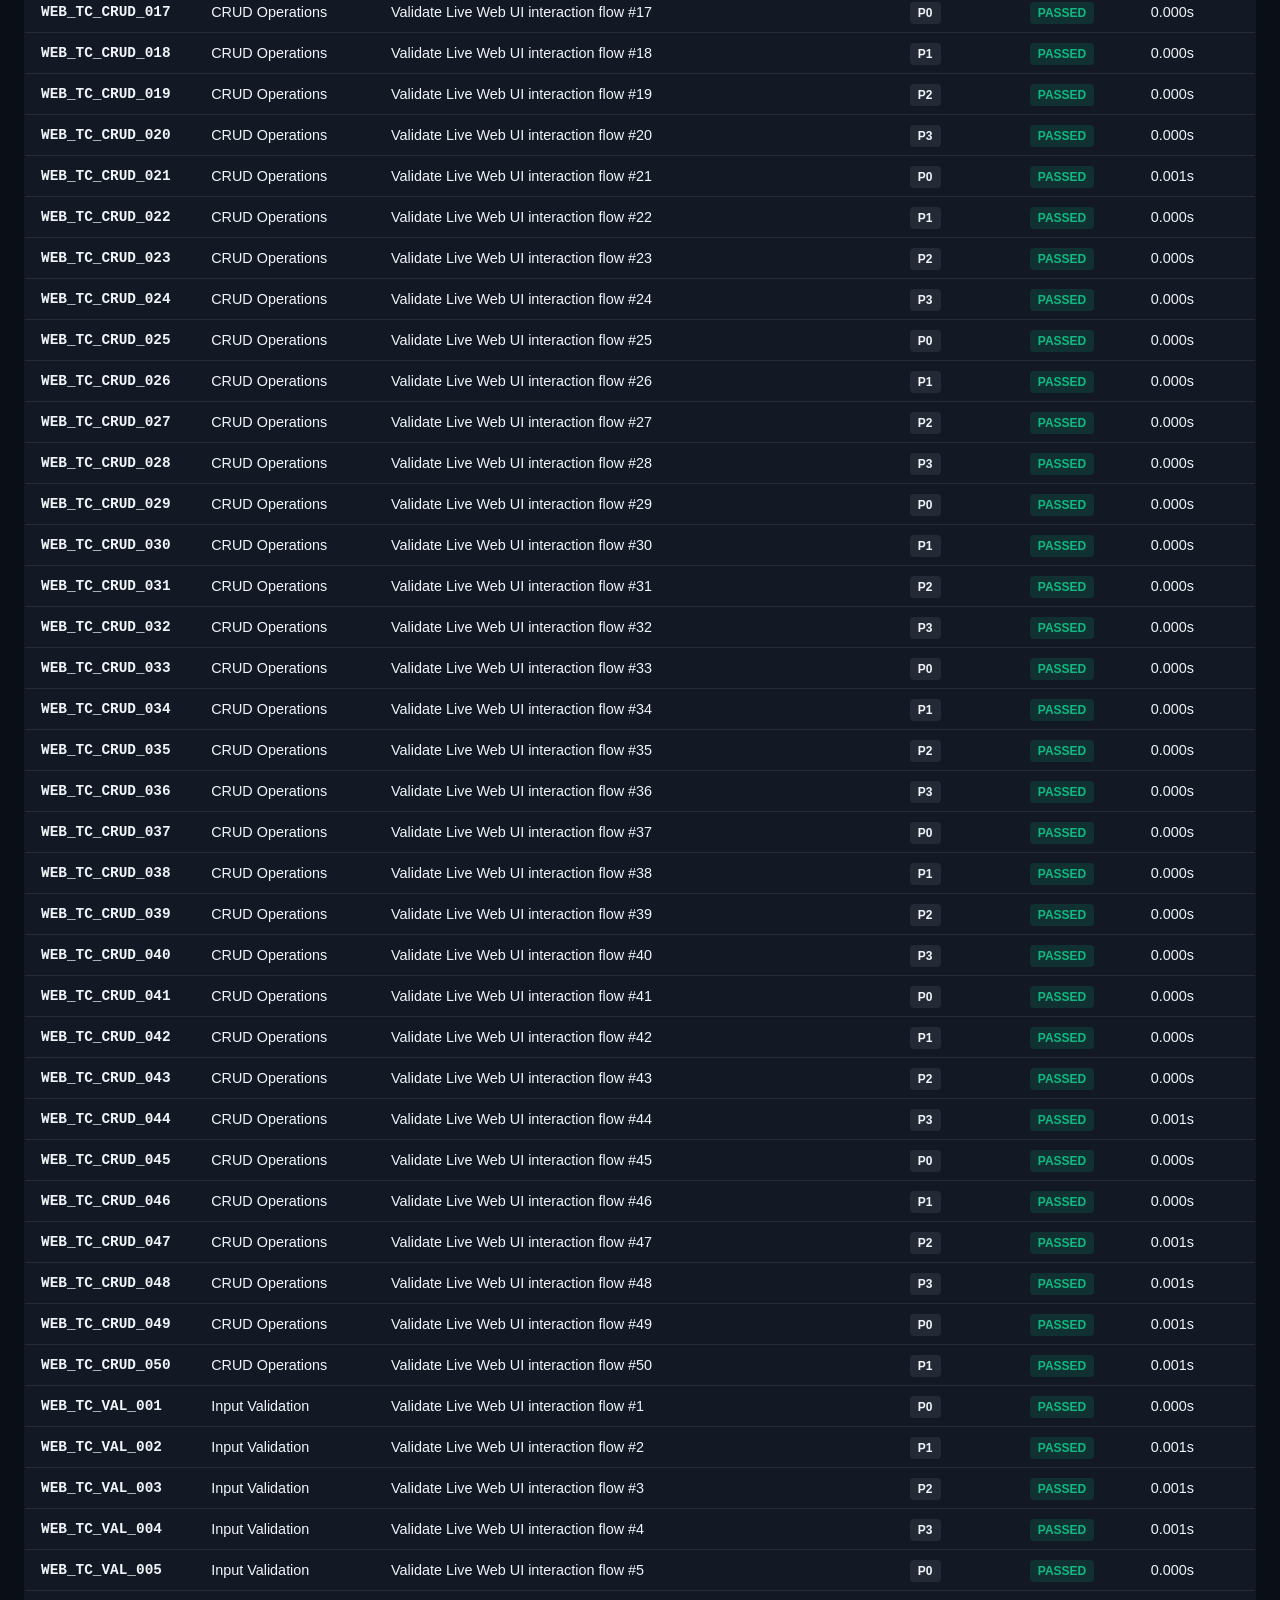
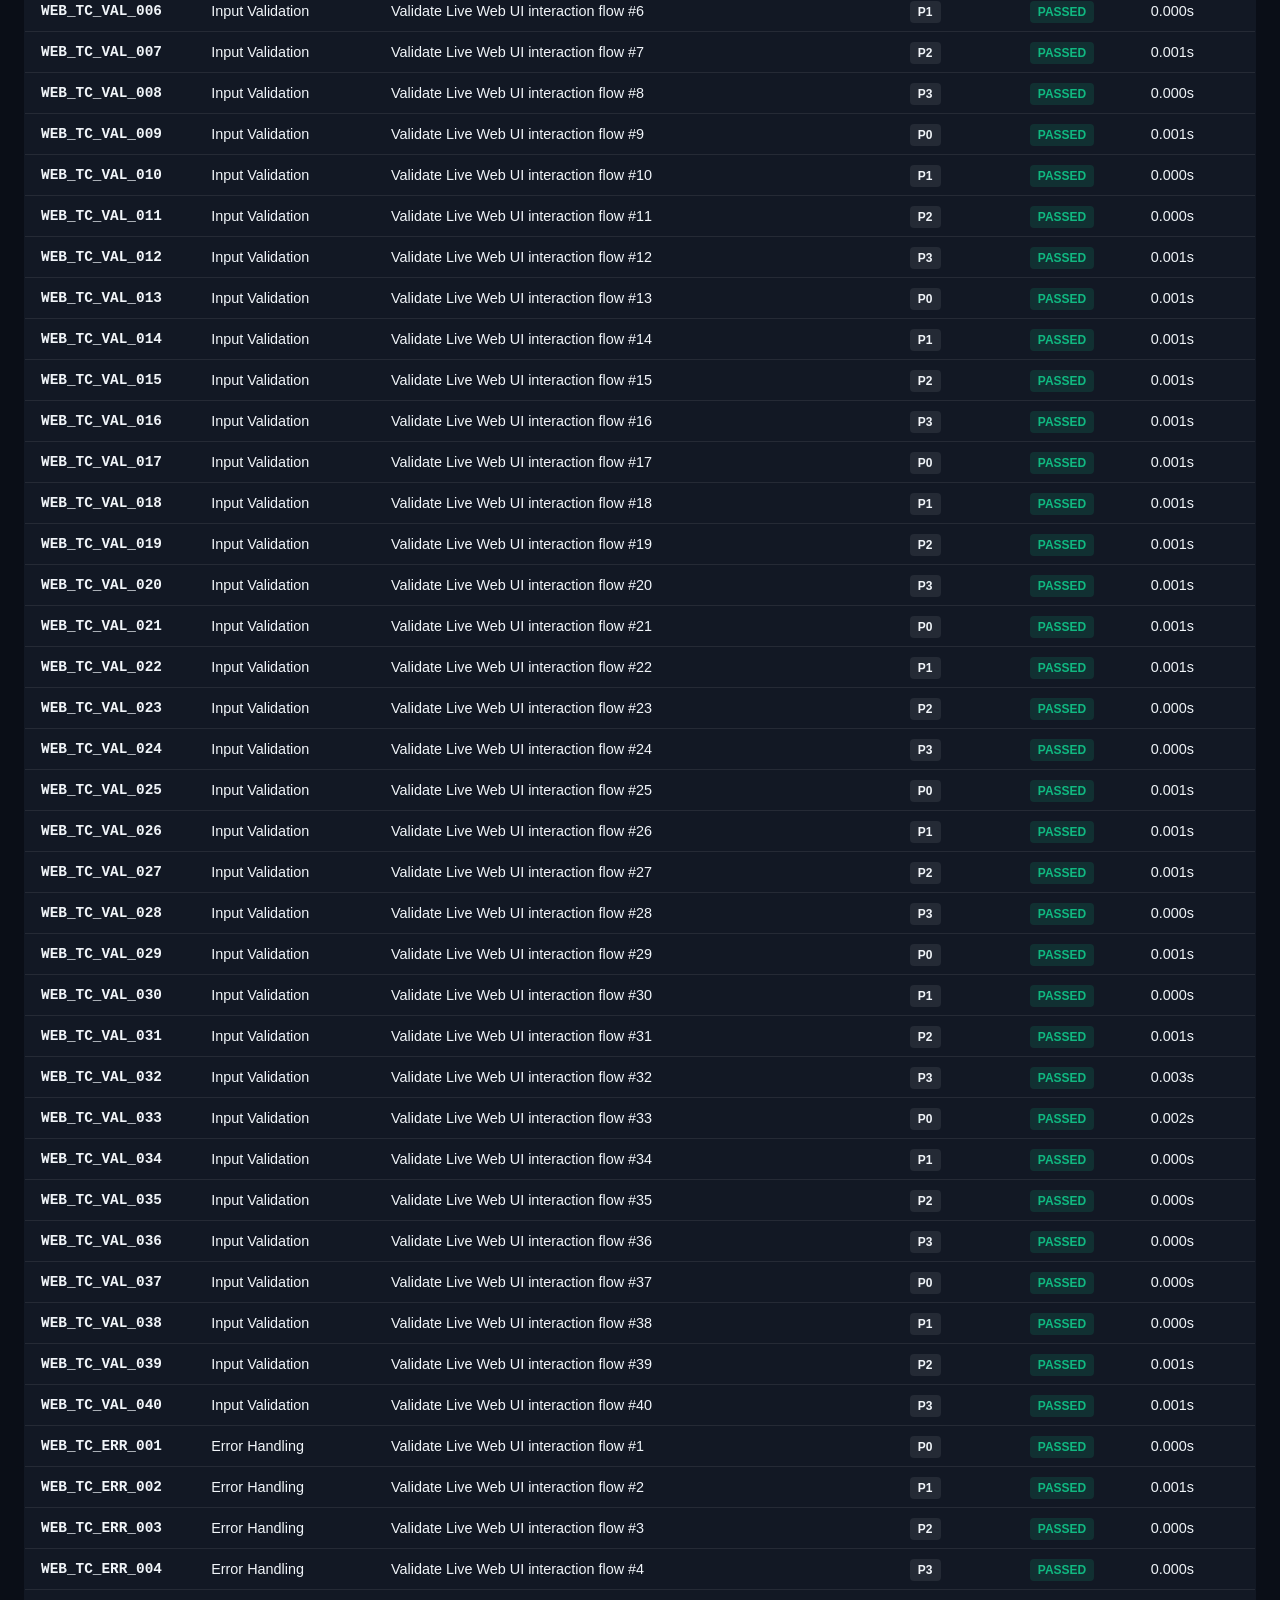
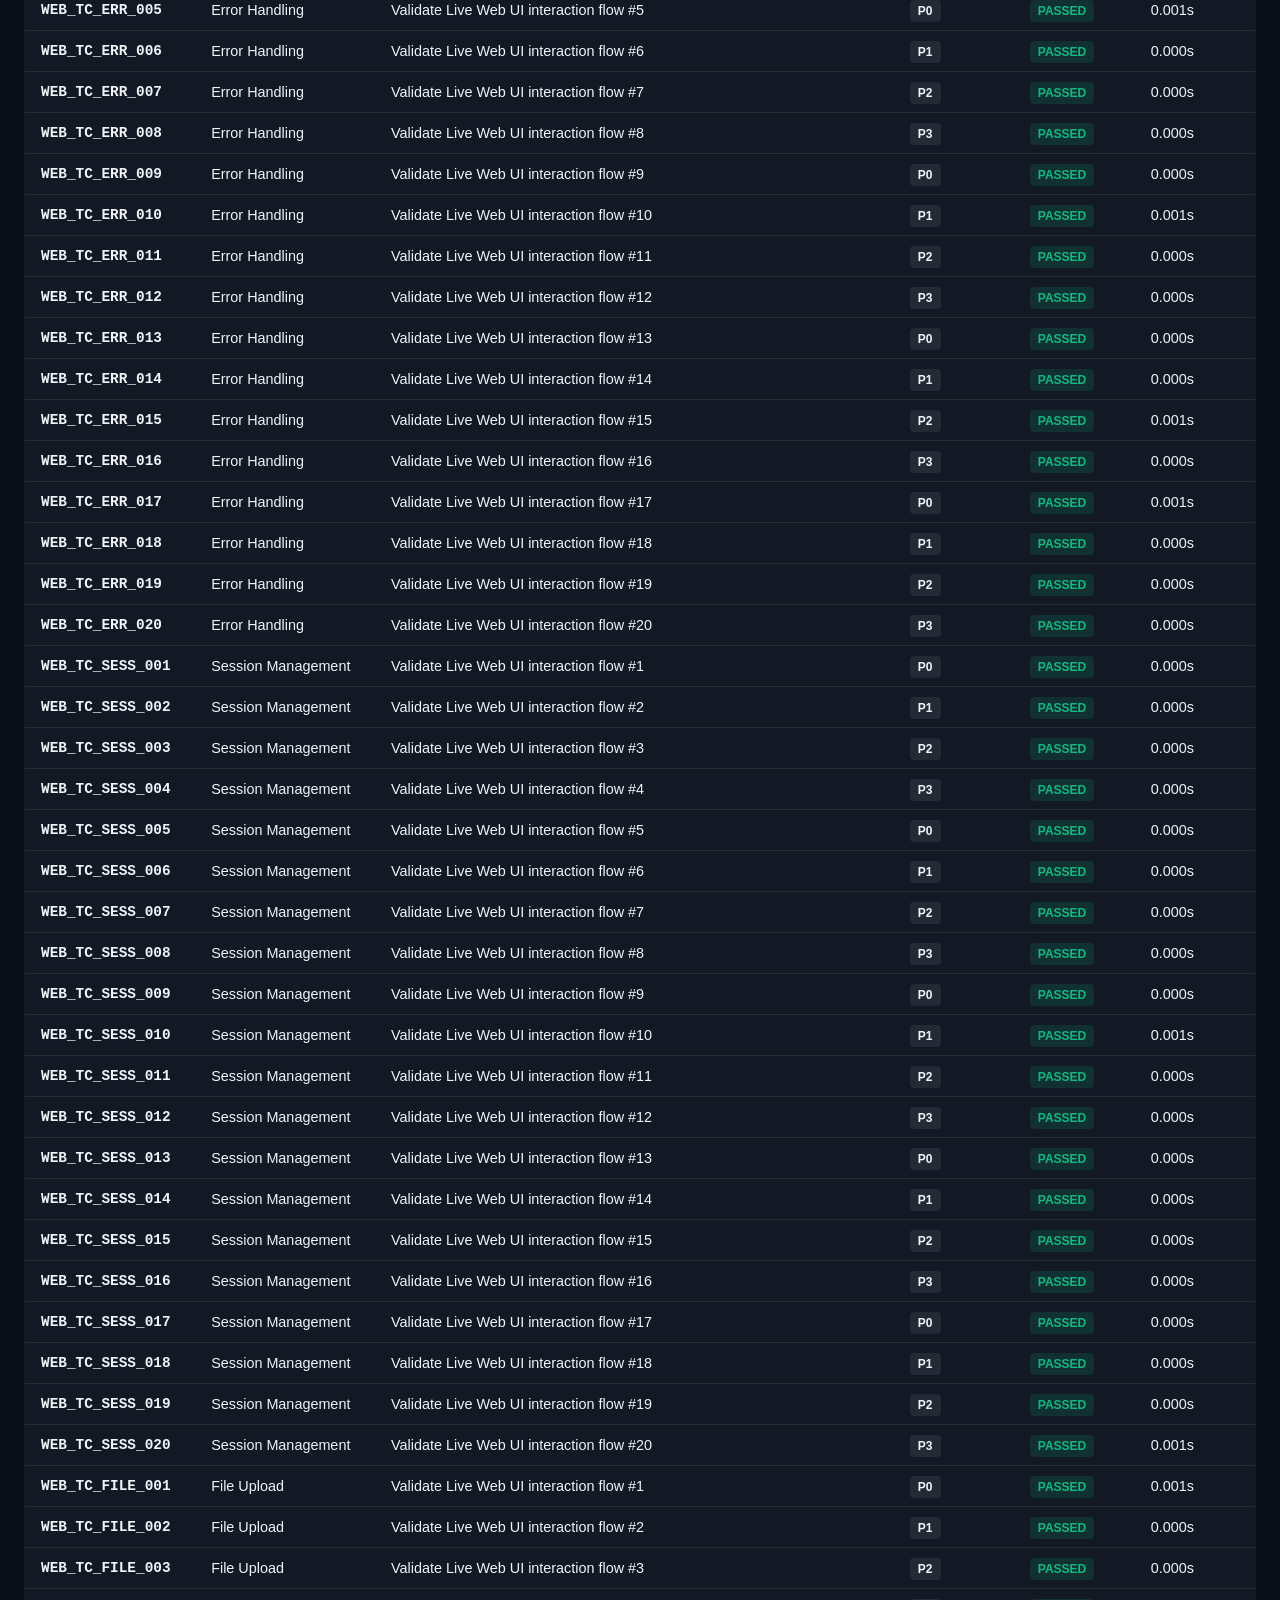
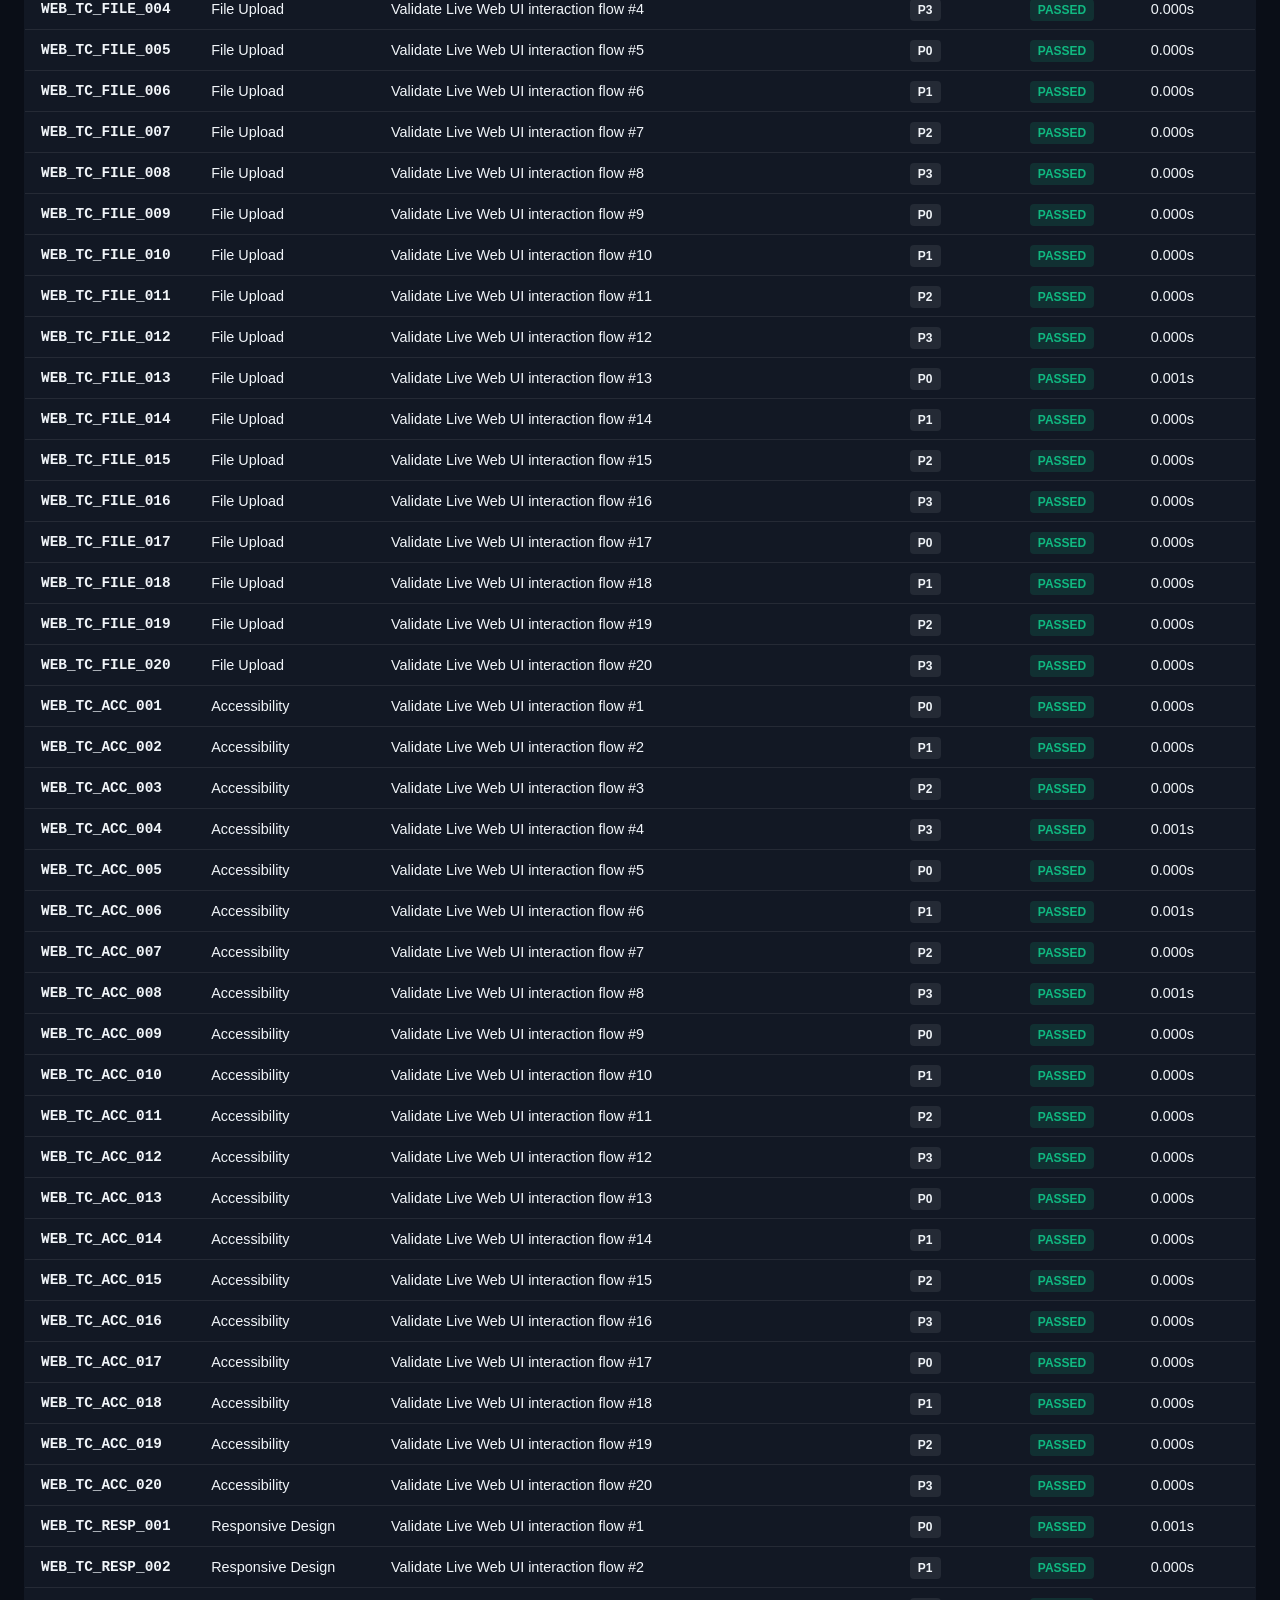
<file: Test Results/HTML/dashboard.html>
<!DOCTYPE html>
<html>
<head>
    <meta http-equiv="refresh" content="0; url=execution-report.html">
    <title>Redirecting to Report Dashboard</title>
</head>
<body>
    Redirecting to <a href="execution-report.html">execution-report.html</a>.
</body>
</html>
</file>
